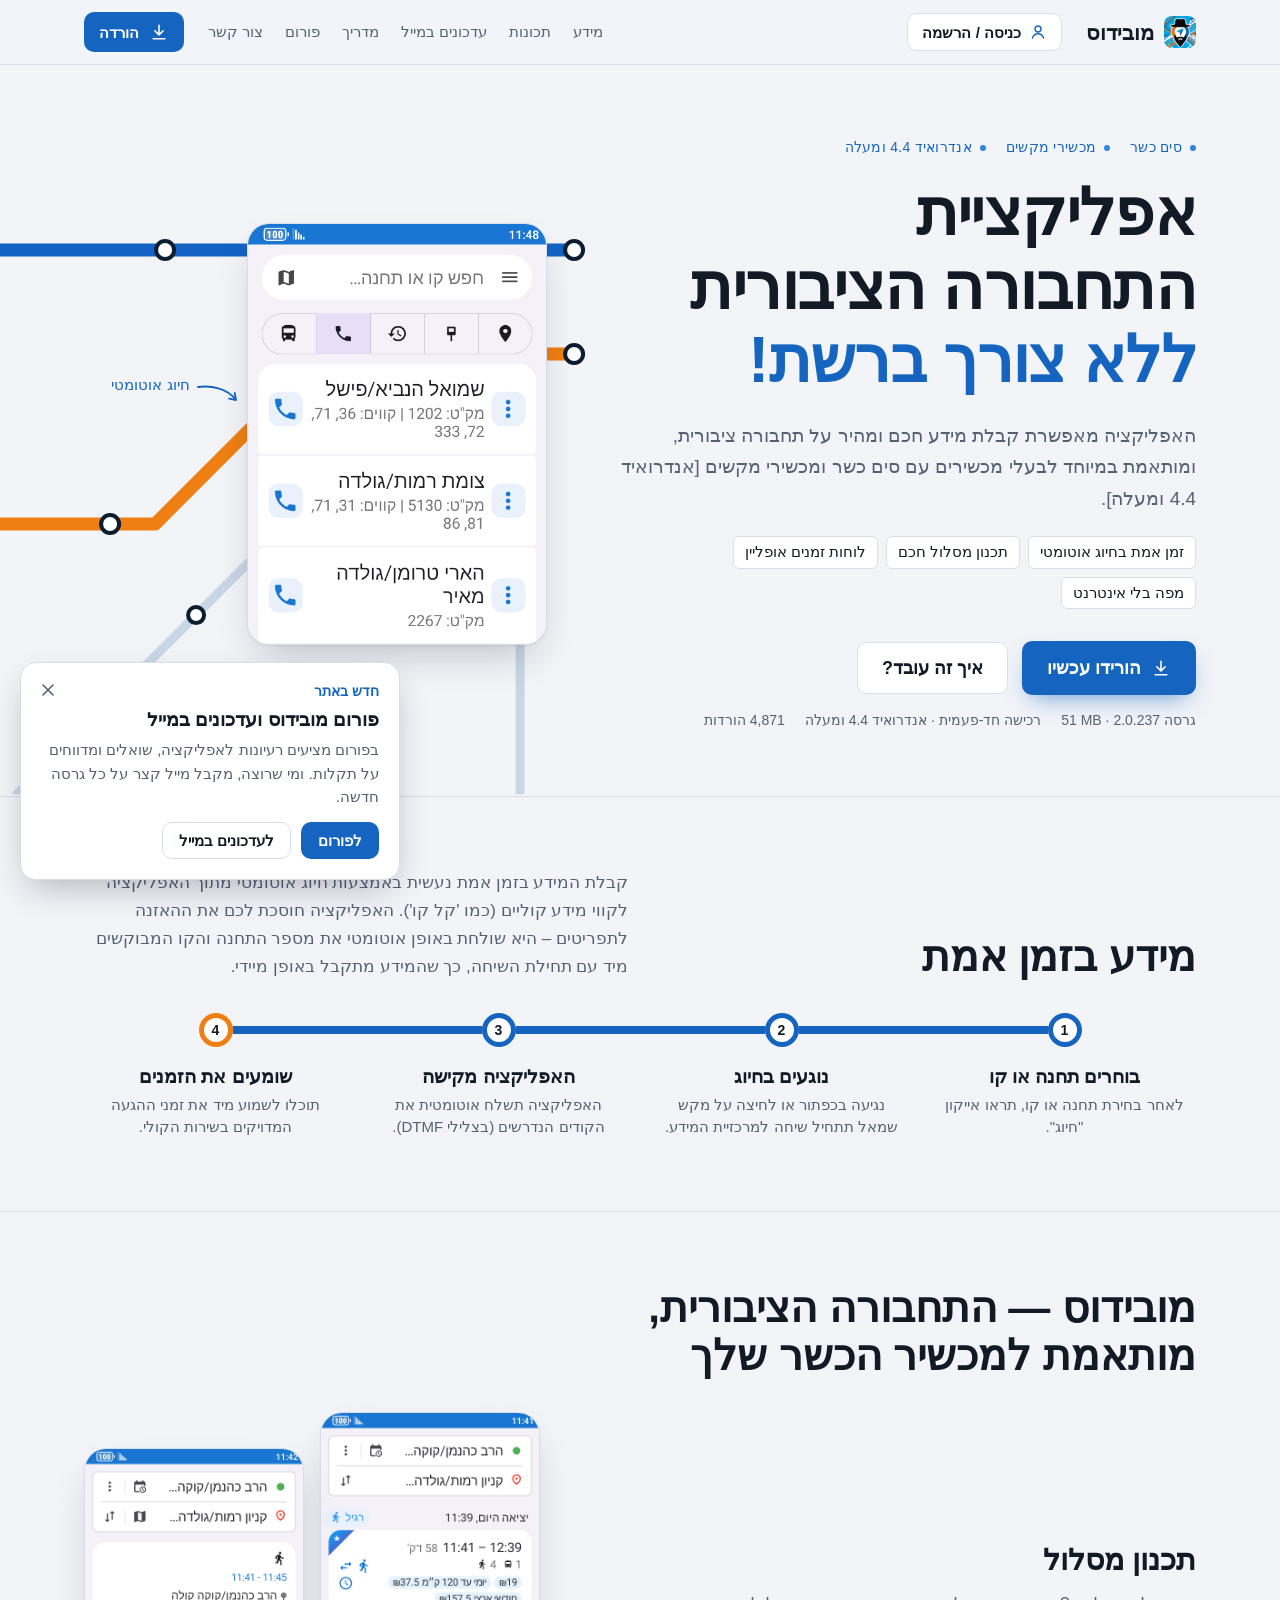
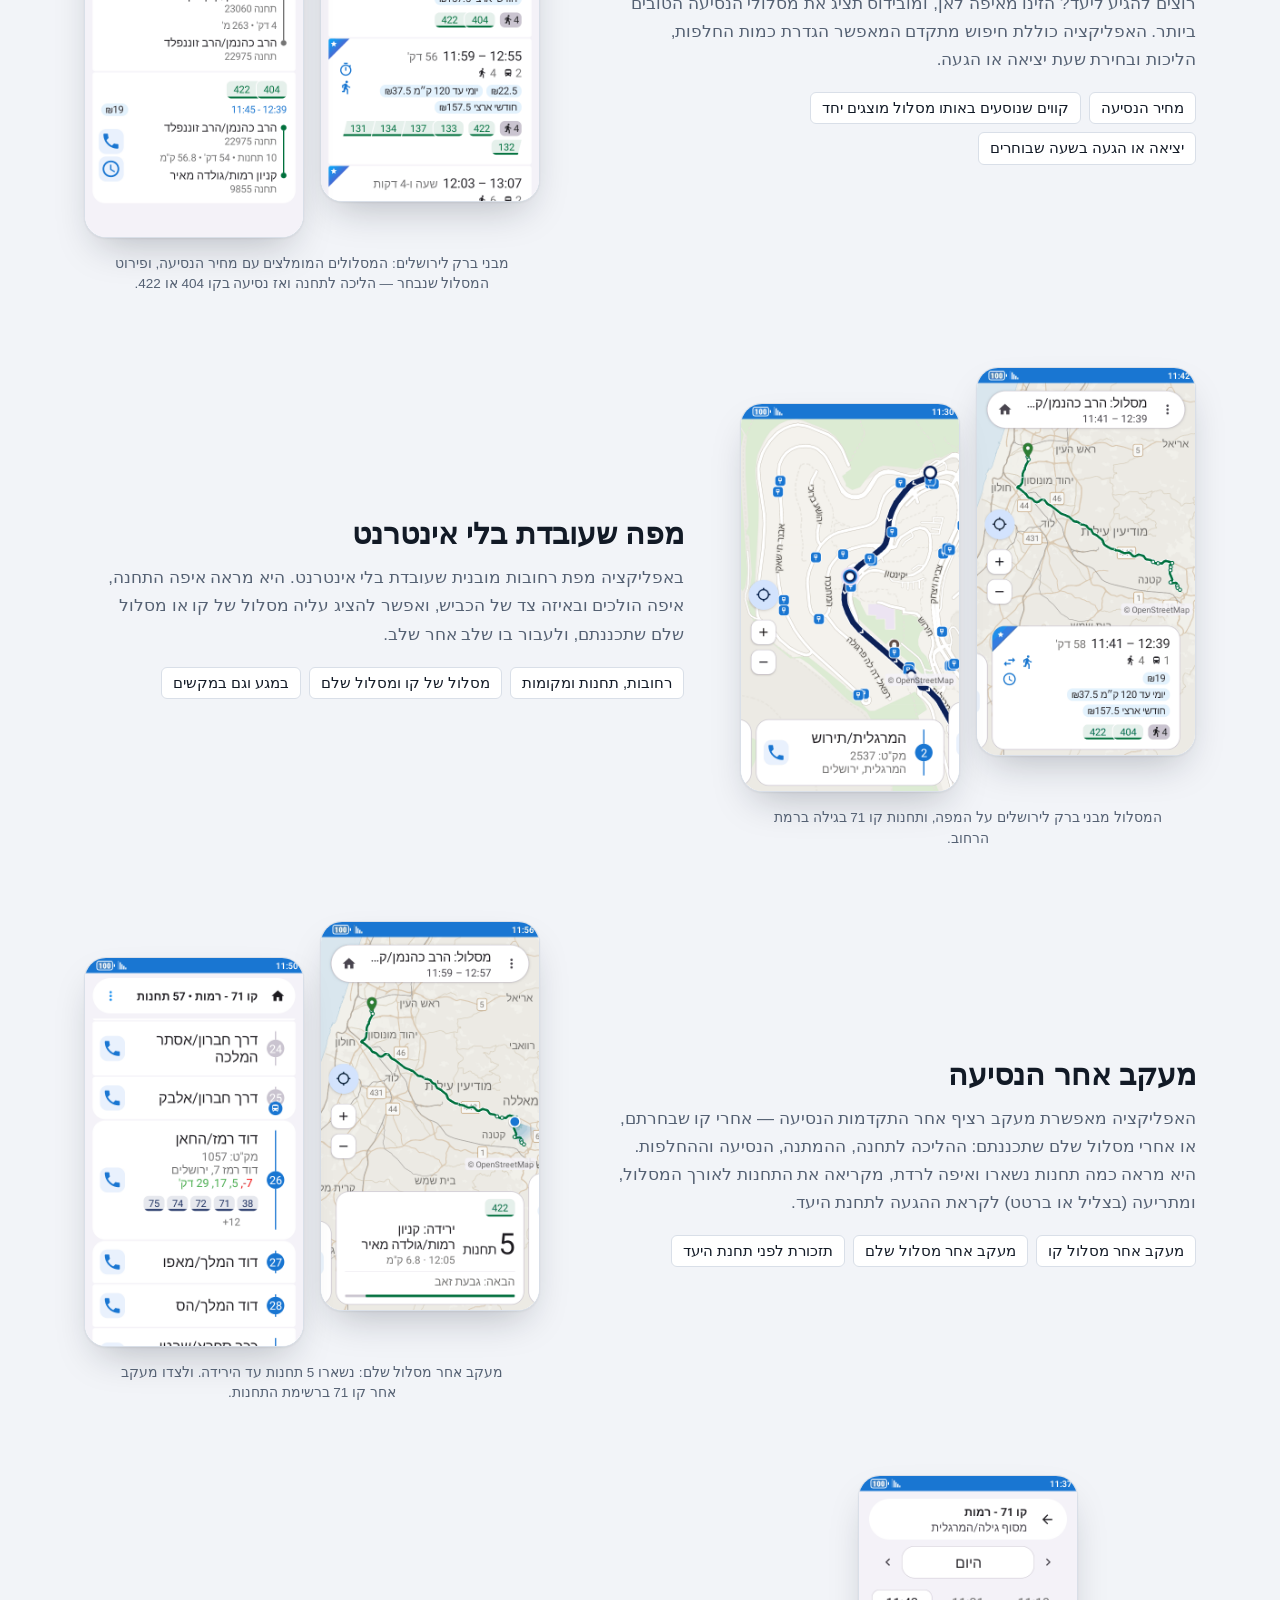
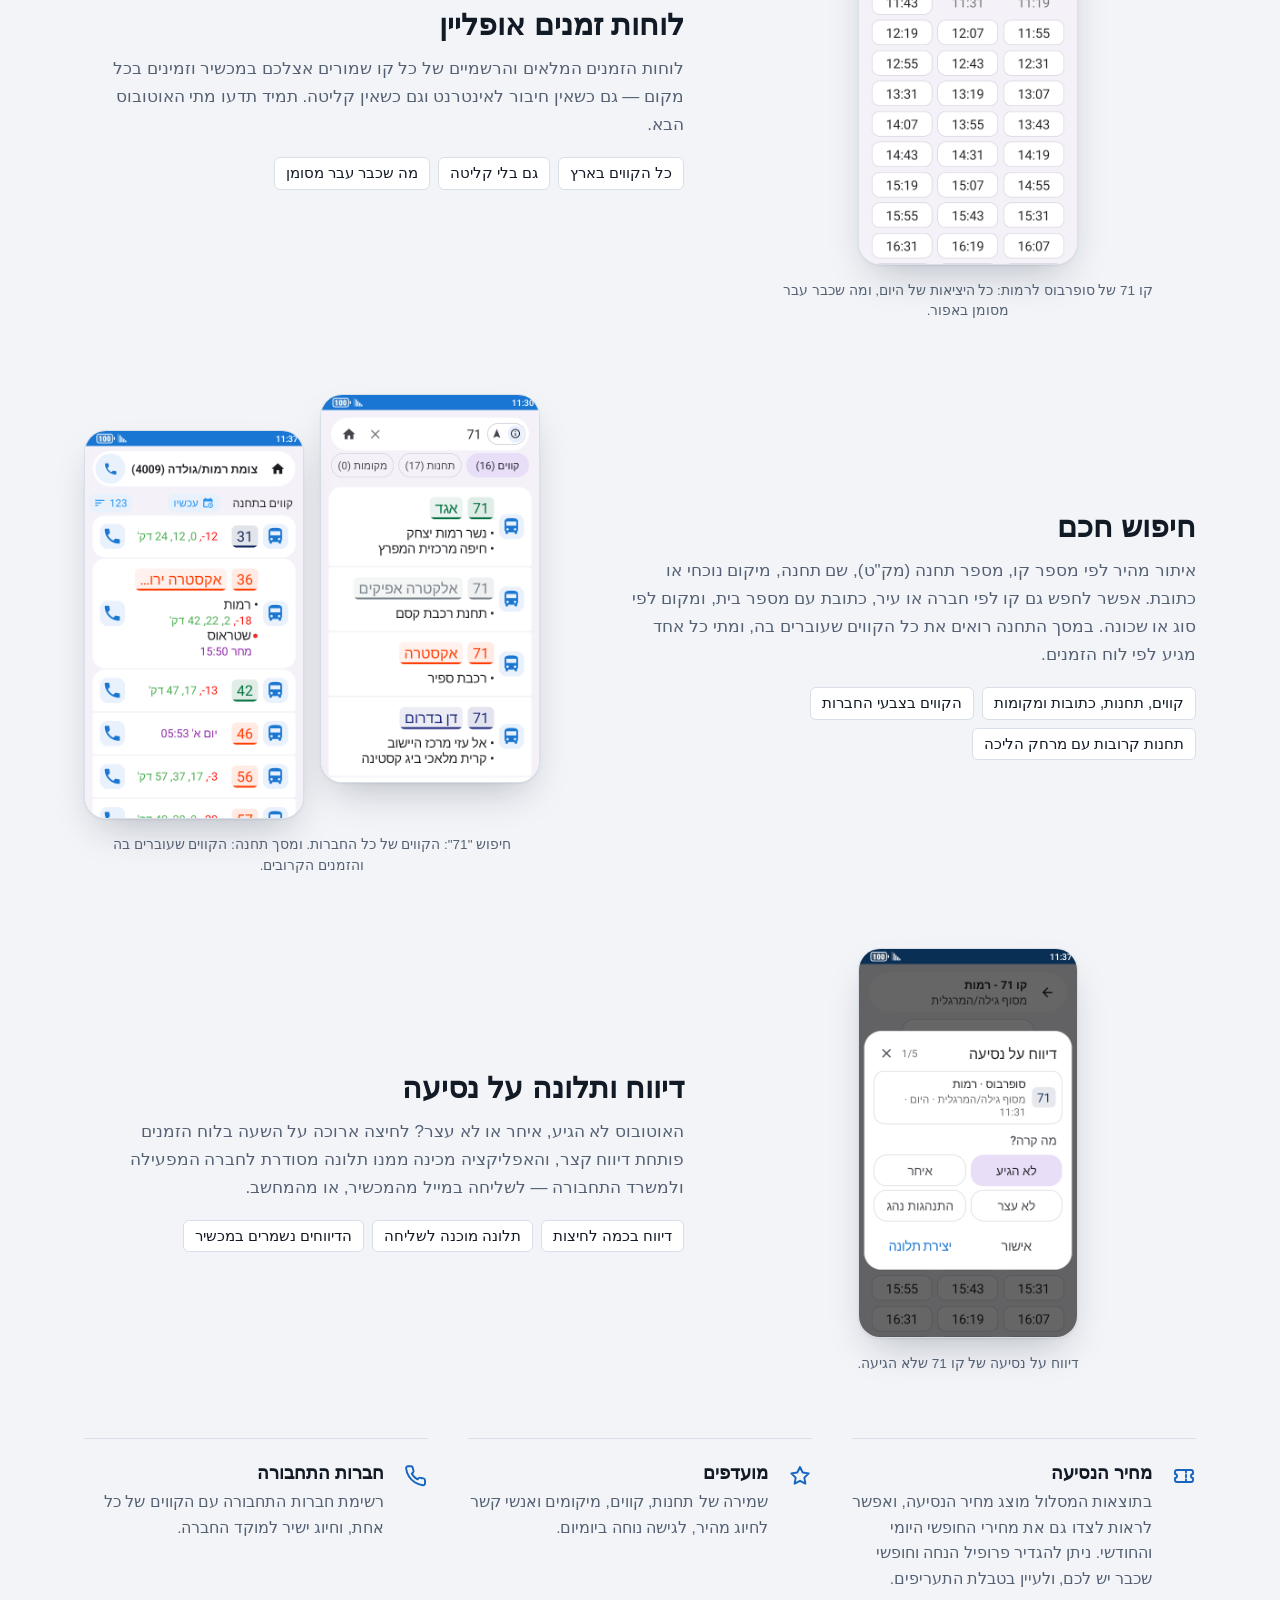
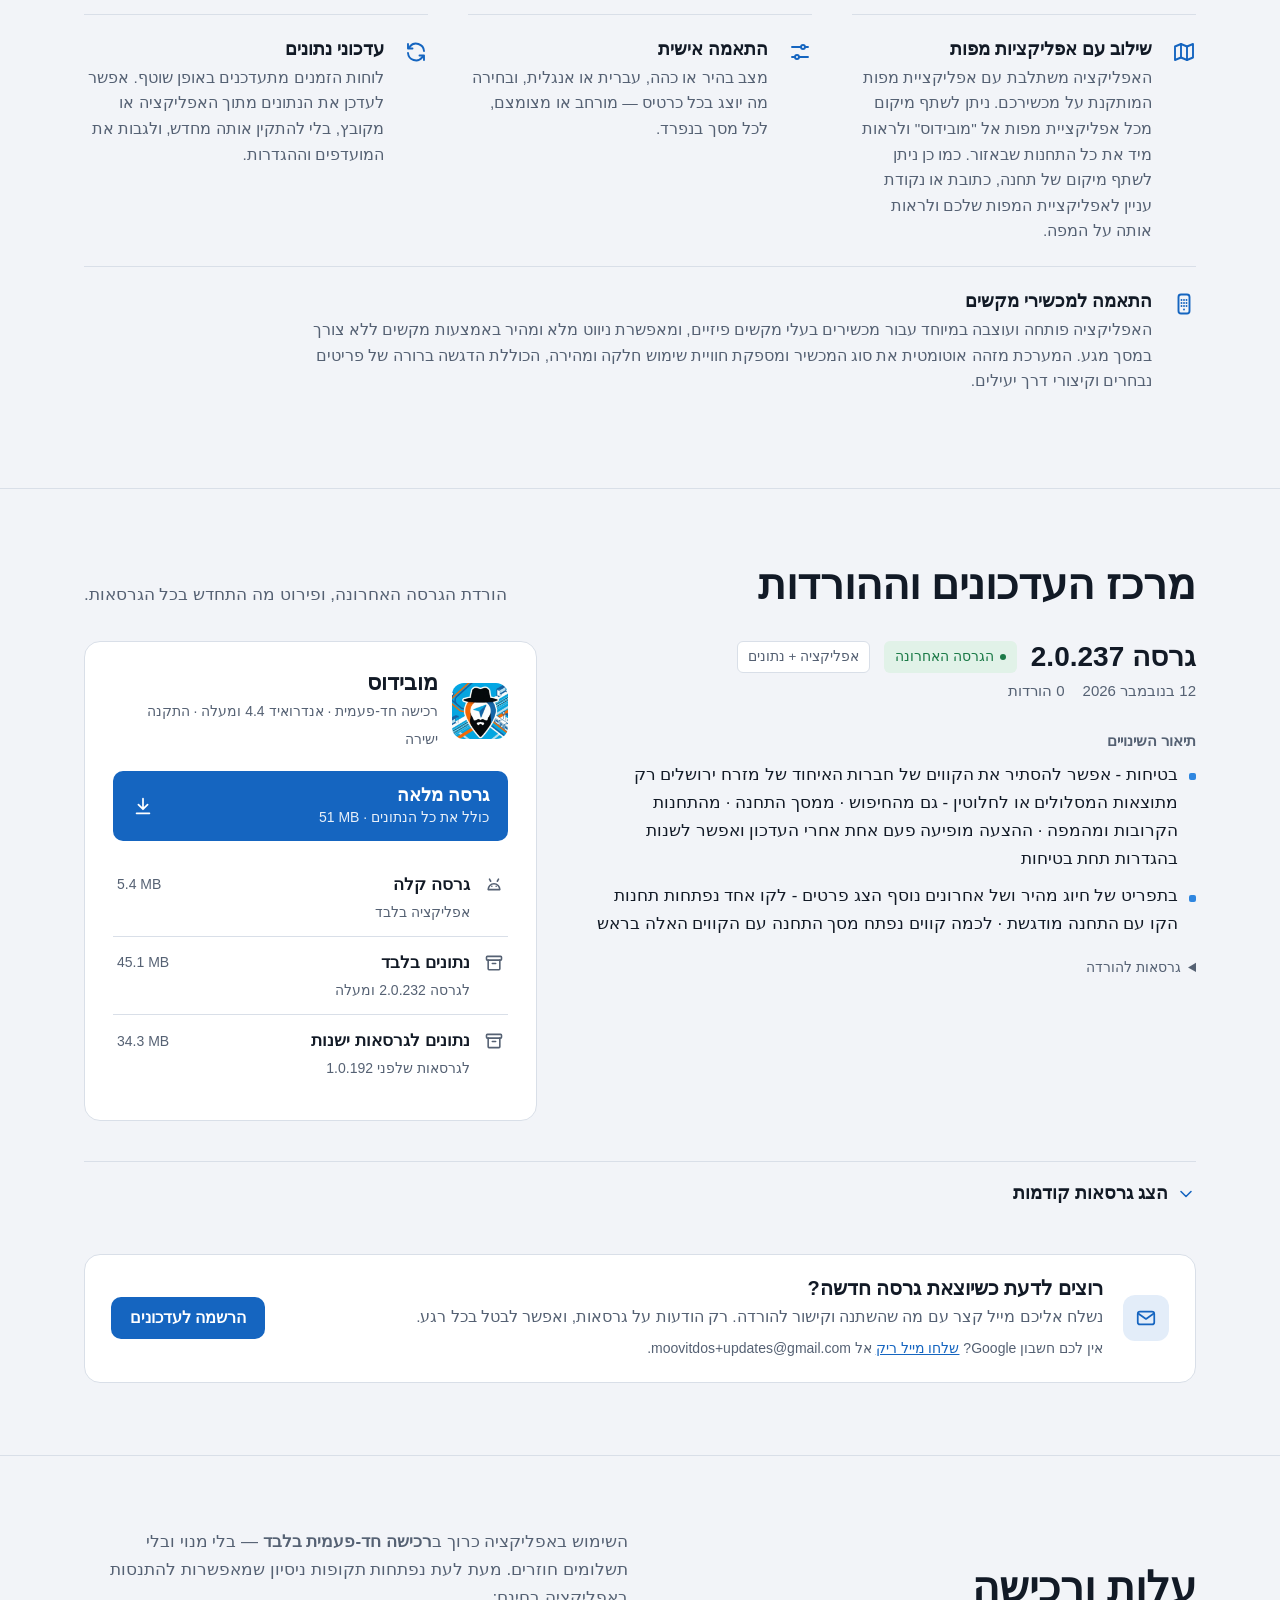
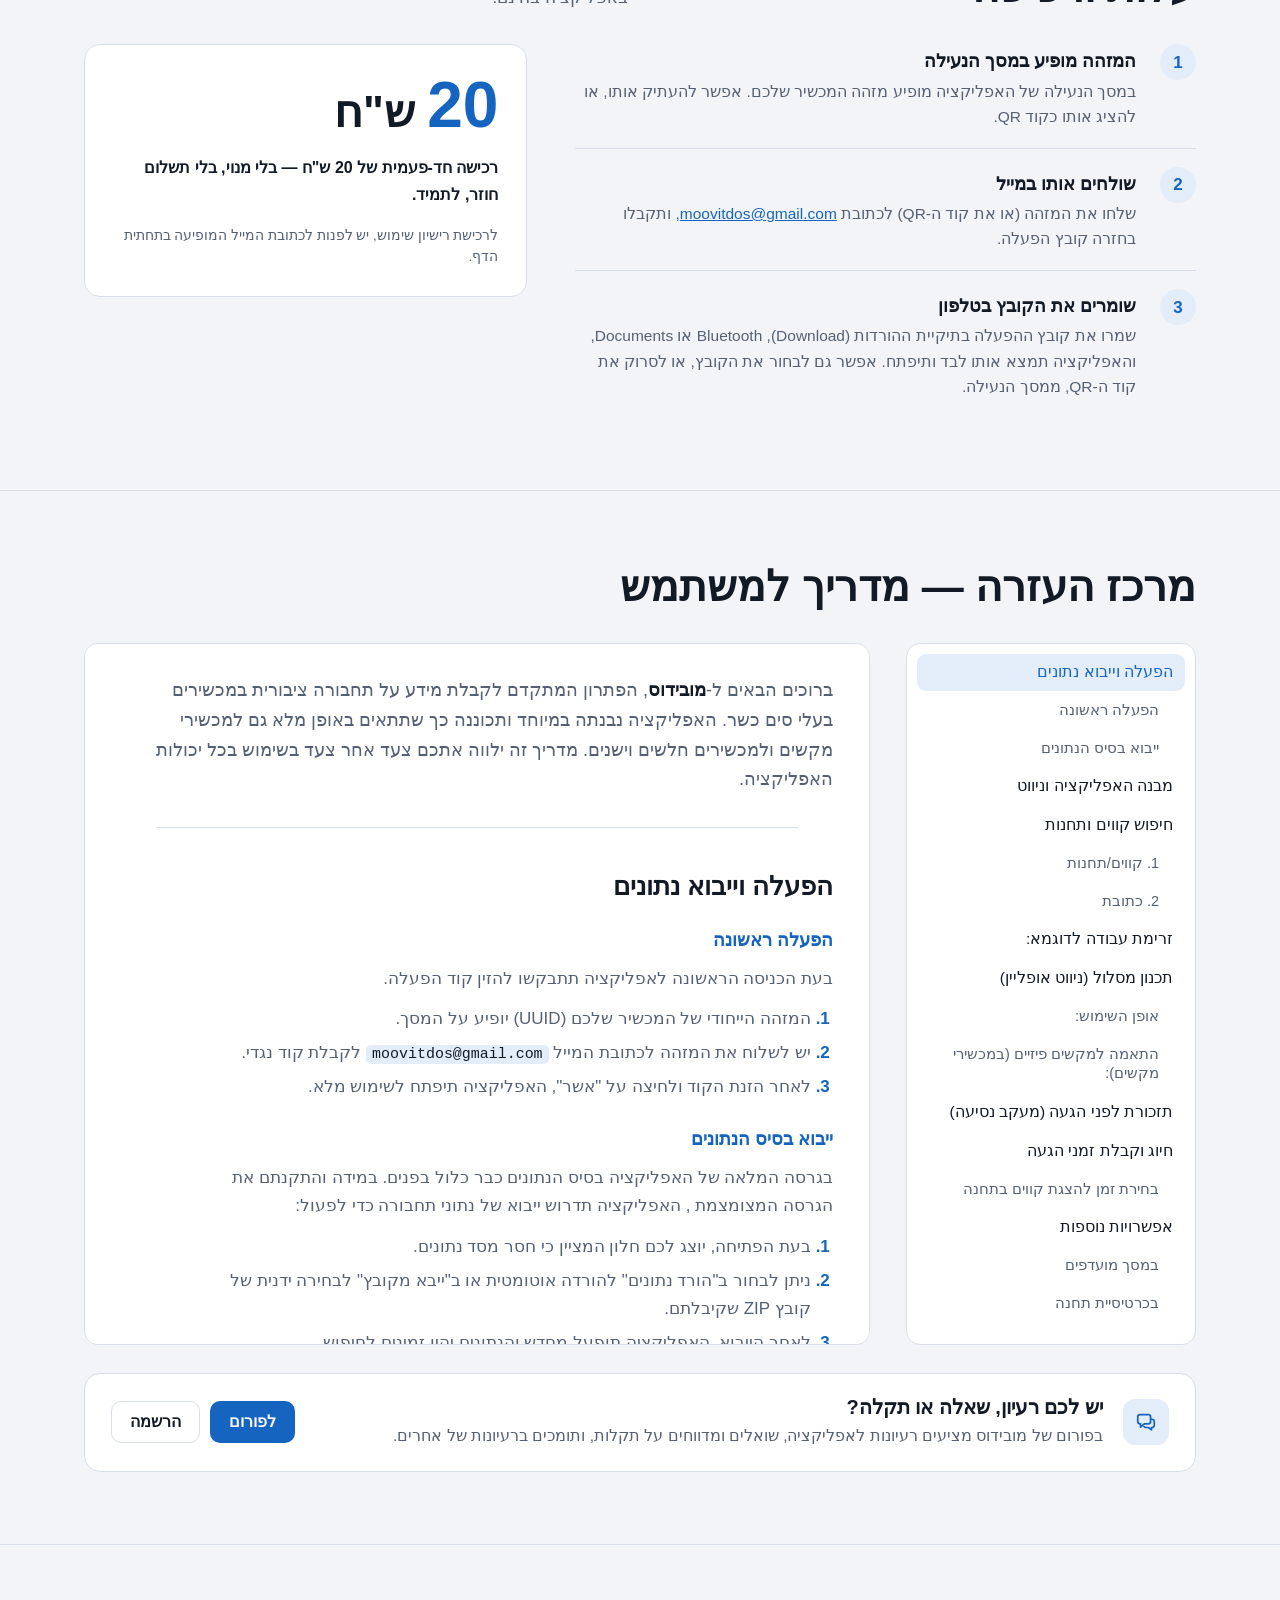
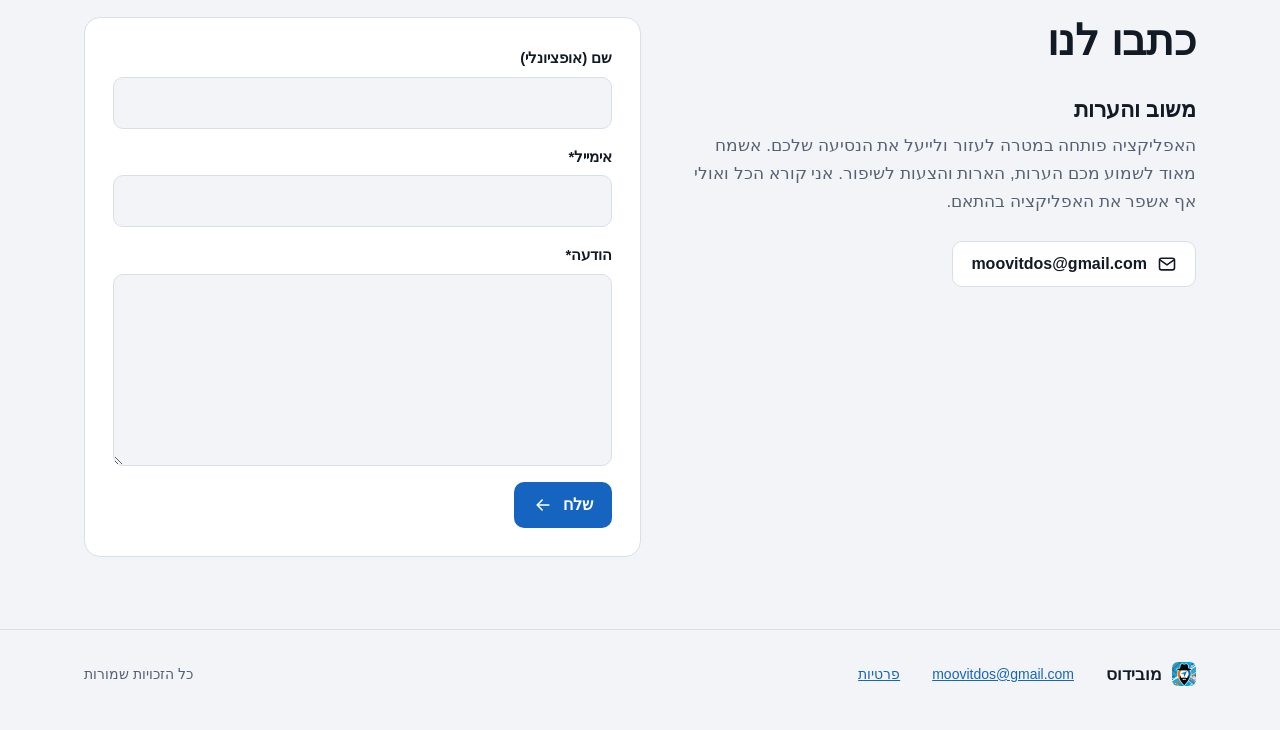
<file: index.html>
<!DOCTYPE html>
<html lang="he" dir="rtl">

<head>
  <meta charset="UTF-8">
  <meta name="viewport" content="width=device-width, initial-scale=1, viewport-fit=cover">
  <title>מובידוס - אפליקציית התחבורה הציבורית לבעלי סים כשר</title>

  <meta name="description" content="מובידוס - אפליקציית התחבורה הציבורית המובילה והמותאמת לבעלי סים כשר ולציבור החרדי. הורדה ישירה, זמני אוטובוסים ומידע בזמן אמת.">
  <meta name="keywords" content="מובידוס, תחבורה ציבורית, סים כשר, אפליקציה כשרה, זמני אוטובוסים, קווים, חרדים, Moovitdos">
  <meta name="robots" content="index, follow">
  <meta name="author" content="Moovitdos">
  <!-- the forum's API (cloud/board): signing in and the bell in the top bar (assets/board.js; forum.html has the same) -->
  <meta name="board-api" content="https://moovidos-board.moovitdos.workers.dev">
  <!-- What this page may load and talk to. The forum's script runs here too (the account in the top bar), so a new
       address the page talks to is added here as well: GitHub (the releases, the guide), the forum's API, Google's
       sign-in, the contact form. -->
  <meta http-equiv="Content-Security-Policy" content="default-src 'self'; script-src 'self' https://accounts.google.com/gsi/client; style-src 'self' 'unsafe-inline' https://fonts.googleapis.com https://accounts.google.com/gsi/style; font-src https://fonts.gstatic.com; img-src 'self' data: blob: http://localhost:8787 https://moovidos-board.moovitdos.workers.dev; connect-src 'self' https://api.github.com https://raw.githubusercontent.com http://localhost:8787 https://moovidos-board.moovitdos.workers.dev https://accounts.google.com/gsi/; frame-src https://accounts.google.com/gsi/; worker-src 'self'; base-uri 'self'; form-action https://formspree.io">
  <link rel="canonical" href="https://moovitdos.github.io/moovidos/">

  <meta property="og:title" content="מובידוס - אפליקציית התחבורה הציבורית לבעלי סים כשר">
  <meta property="og:description" content="הורידו את מובידוס - האפליקציה המובילה לתחבורה ציבורית, מותאמת אישית לציבור החרדי ולמכשירי סים כשר.">
  <meta property="og:type" content="website">
  <meta property="og:url" content="https://moovitdos.github.io/moovidos/">
  <meta property="og:site_name" content="מובידוס">
  <meta property="og:locale" content="he_IL">
  <meta property="og:image" content="https://moovitdos.github.io/moovidos/og-image.png">
  <meta property="og:image:width" content="1200">
  <meta property="og:image:height" content="630">
  <meta name="twitter:card" content="summary_large_image">

  <link rel="icon" href="logo.png" type="image/png">
  <link rel="shortcut icon" href="logo.png" type="image/png">
  <link rel="apple-touch-icon" href="logo.png">

  <script type="application/ld+json">
  {
    "@context": "https://schema.org",
    "@type": "Organization",
    "name": "מובידוס",
    "url": "https://moovitdos.github.io/moovidos/",
    "logo": "https://moovitdos.github.io/moovidos/logo.png"
  }
  </script>

  <link rel="preconnect" href="https://fonts.googleapis.com">
  <link rel="preconnect" href="https://fonts.gstatic.com" crossorigin>
  <link rel="stylesheet" href="https://fonts.googleapis.com/css2?family=Rubik:wght@300;400;500;600;700;800&display=swap">
  <link rel="stylesheet" href="assets/site.css">
  <script src="assets/site.js" defer></script>
</head>

<body>
  <svg class="sprite" aria-hidden="true" focusable="false" xmlns="http://www.w3.org/2000/svg">
    <symbol id="i-download" viewBox="0 0 24 24"><path d="M12 4v11M7 10.5l5 5 5-5M5 20h14"/></symbol>
    <symbol id="i-user" viewBox="0 0 24 24"><circle cx="12" cy="8" r="4"/><path d="M4.5 20c1.3-3.6 4.2-5.6 7.5-5.6s6.2 2 7.5 5.6"/></symbol>
    <symbol id="i-phone" viewBox="0 0 24 24"><path d="M21 16.4v2.9a1.9 1.9 0 0 1-2.1 1.9 18.9 18.9 0 0 1-8.2-2.9 18.6 18.6 0 0 1-5.7-5.7A18.9 18.9 0 0 1 2.1 4.3 1.9 1.9 0 0 1 4 2.2h2.9a1.9 1.9 0 0 1 1.9 1.6c.12.9.34 1.8.66 2.7a1.9 1.9 0 0 1-.43 2L7.8 9.7a15.2 15.2 0 0 0 5.7 5.7l1.2-1.2a1.9 1.9 0 0 1 2-.43c.87.32 1.77.54 2.7.66a1.9 1.9 0 0 1 1.6 1.93z"/></symbol>
    <symbol id="i-android" viewBox="0 0 24 24"><path d="M5 17.5a7 7 0 0 1 14 0z"/><path d="M8 7.5L6.6 5M16 7.5l1.4-2.5"/><path d="M9.4 13.4h.01M14.6 13.4h.01"/></symbol>
    <symbol id="i-archive" viewBox="0 0 24 24"><rect x="3" y="4" width="18" height="4.5" rx="1"/><path d="M5 8.5V19a1 1 0 0 0 1 1h12a1 1 0 0 0 1-1V8.5M10 12.5h4"/></symbol>
    <symbol id="i-mail" viewBox="0 0 24 24"><rect x="3" y="5" width="18" height="14" rx="2.5"/><path d="M3.5 7l8.5 6 8.5-6"/></symbol>
    <symbol id="i-chev-d" viewBox="0 0 24 24"><path d="M6 9l6 6 6-6"/></symbol>
    <symbol id="i-chev-r" viewBox="0 0 24 24"><path d="M9 18l6-6-6-6"/></symbol>
    <symbol id="i-chev-l" viewBox="0 0 24 24"><path d="M15 18l-6-6 6-6"/></symbol>
    <symbol id="i-close" viewBox="0 0 24 24"><path d="M6 6l12 12M18 6L6 18"/></symbol>
    <symbol id="i-send" viewBox="0 0 24 24"><path d="M19 12H5M11 6l-6 6 6 6"/></symbol>
    <symbol id="i-book" viewBox="0 0 24 24"><path d="M4 19.5A2.5 2.5 0 0 1 6.5 17H20V3H6.5A2.5 2.5 0 0 0 4 5.5z"/><path d="M4 19.5A2.5 2.5 0 0 0 6.5 22H20v-5"/></symbol>
    <symbol id="i-map" viewBox="0 0 24 24"><path d="M9 4L3 6.5v13.5l6-2.5 6 2.5 6-2.5V4l-6 2.5z"/><path d="M9 4v13.5M15 6.5V20"/></symbol>
    <symbol id="i-star" viewBox="0 0 24 24"><path d="M12 3l2.7 5.5 6 .9-4.35 4.25 1.03 6L12 16.8l-5.38 2.85 1.03-6L3.3 9.4l6-.9z"/></symbol>
    <symbol id="i-key" viewBox="0 0 24 24"><rect x="6.5" y="2.5" width="11" height="19" rx="2.5"/><path d="M9.5 8h.01M12 8h.01M14.5 8h.01M9.5 11h.01M12 11h.01M14.5 11h.01M9.5 14h.01M12 14h.01M14.5 14h.01M12 17.5h.01"/></symbol>
    <symbol id="i-ticket" viewBox="0 0 24 24"><path d="M3 8a2 2 0 0 1 2-2h14a2 2 0 0 1 2 2v2a2 2 0 0 0 0 4v2a2 2 0 0 1-2 2H5a2 2 0 0 1-2-2v-2a2 2 0 0 0 0-4z"/><path d="M14 6v2.5M14 10.8v2.4M14 15.5V18"/></symbol>
    <symbol id="i-sliders" viewBox="0 0 24 24"><path d="M4 7h9M17 7h3M4 17h3M11 17h9"/><circle cx="15" cy="7" r="2"/><circle cx="9" cy="17" r="2"/></symbol>
    <symbol id="i-chat" viewBox="0 0 24 24"><path d="M5.5 4h9A2.5 2.5 0 0 1 17 6.5v5a2.5 2.5 0 0 1-2.5 2.5H10l-4 3.5V14h-.5A2.5 2.5 0 0 1 3 11.5v-5A2.5 2.5 0 0 1 5.5 4z"/><path d="M17 9h1.5A2.5 2.5 0 0 1 21 11.5v4a2.5 2.5 0 0 1-2.5 2.5H18v2.5L14.5 18H12a2.5 2.5 0 0 1-2.2-1.3"/></symbol>
    <symbol id="i-refresh" viewBox="0 0 24 24"><path d="M20 11a8 8 0 0 0-14.2-4.4L4 8.5M4 4v4.5h4.5M4 13a8 8 0 0 0 14.2 4.4l1.8-1.9M20 20v-4.5h-4.5"/></symbol>
  </svg>

  <a href="#content-area" class="skip-link">דלג לאזור ההורדה</a>

  <header class="top">
    <div class="wrap">
      <a class="brand" href="#home"><img src="logo.png" alt="" width="32" height="32"><span>מובידוס</span></a>
      <!-- the forum's account, on the right beside the logo (the owner, 4.10.2026): "כניסה / הרשמה" for a visitor (it opens on the tab this browser most likely wants); for a member
           board.js draws the bell and the account's menu.
           site.js loads the forum's script only for a member, or when "כניסה" is pressed (wireAccount). -->
      <div class="top__user" id="user"><button type="button" class="btn btn-quiet account-btn" data-act="auth" data-tab="auto" aria-label="כניסה / הרשמה"><svg class="ic" aria-hidden="true"><use href="#i-user"/></svg><span>כניסה / הרשמה</span></button></div>
      <nav class="nav" aria-label="ניווט ראשי">
        <a href="#info-section">מידע</a>
        <a href="#features">תכונות</a>
        <a href="#updates">עדכונים במייל</a>
        <a href="#guide">מדריך</a>
        <a href="forum.html">פורום</a>
        <a href="#contact-section">צור קשר</a>
      </nav>
      <a class="btn btn-primary" href="#downloads">
        <svg class="ic" aria-hidden="true"><use href="#i-download"/></svg>הורדה
      </a>
    </div>
  </header>

  <main>
    <!-- hero -->
    <section class="hero" id="home">
      <div class="wrap">
        <div>
          <div class="eyebrow"><span>סים כשר</span><span>מכשירי מקשים</span><span>אנדרואיד 4.4 ומעלה</span></div>
          <h1>אפליקציית התחבורה הציבורית <em>ללא צורך ברשת!</em></h1>
          <p class="lede">האפליקציה מאפשרת קבלת מידע חכם ומהיר על תחבורה ציבורית, ומותאמת במיוחד לבעלי מכשירים עם סים כשר ומכשירי מקשים [אנדרואיד 4.4 ומעלה].</p>
          <div class="types" aria-label="עיקרי האפליקציה"><span>זמן אמת בחיוג אוטומטי</span><span>תכנון מסלול חכם</span><span>לוחות זמנים אופליין</span><span>מפה בלי אינטרנט</span></div>
          <div class="cta">
            <a class="btn btn-primary" data-hero-download href="#downloads">
              <svg class="ic" aria-hidden="true"><use href="#i-download"/></svg>הורידו עכשיו
            </a>
            <a class="btn btn-quiet" href="#info-section">איך זה עובד?</a>
          </div>
          <div class="meta">
            <span data-hero-version hidden></span>
            <span>רכישה חד-פעמית · אנדרואיד 4.4 ומעלה</span>
            <span data-total-downloads hidden></span>
          </div>
        </div>

        <div class="moment" aria-label="דוגמה: נגיעה באייקון החיוג ליד תחנה שמורה מחייגת לקו המידע">
          <div class="phone">
            <img src="assets/shots/dial.png" width="480" height="854" alt="מסך החיוג המהיר במובידוס: לכל תחנה שמורה מספר מק&quot;ט, הקווים שלה ואייקון חיוג">
            <span class="ring" aria-hidden="true"></span><span class="ring r2" aria-hidden="true"></span>
            <span class="hint" aria-hidden="true"><svg viewBox="0 0 46 26" fill="none" stroke="currentColor" stroke-width="1.8" stroke-linecap="round" stroke-linejoin="round"><path d="M2 6c14-2 30 2 38 13M40 19l-1.2-7M40 19l-7-1.4"/></svg>חיוג אוטומטי</span>
          </div>
        </div>
      </div>
    </section>

    <!-- real-time: a real sequence -->
    <section class="section" id="info-section">
      <div class="wrap">
        <div class="section-head">
          <h2>מידע בזמן אמת</h2>
          <p>קבלת המידע בזמן אמת נעשית באמצעות חיוג אוטומטי מתוך האפליקציה לקווי מידע קוליים (כמו 'קל קו'). האפליקציה חוסכת לכם את ההאזנה לתפריטים – היא שולחת באופן אוטומטי את מספר התחנה והקו המבוקשים מיד עם תחילת השיחה, כך שהמידע מתקבל באופן מיידי.</p>
        </div>
        <ol class="flow">
          <li><b>בוחרים תחנה או קו</b><span>לאחר בחירת תחנה או קו, תראו אייקון "חיוג".</span></li>
          <li><b>נוגעים בחיוג</b><span>נגיעה בכפתור או לחיצה על מקש שמאל תתחיל שיחה למרכזיית המידע.</span></li>
          <li><b>האפליקציה מקישה</b><span>האפליקציה תשלח אוטומטית את הקודים הנדרשים (בצלילי <span class="ltr">DTMF</span>).</span></li>
          <li><b>שומעים את הזמנים</b><span>תוכלו לשמוע מיד את זמני ההגעה המדויקים בשירות הקולי.</span></li>
        </ol>
      </div>
    </section>

    <!-- features: each one beside real screenshots of the app (assets/shots/, taken on a 480x854 phone) -->
    <section class="section" id="features">
      <div class="wrap">
        <div class="section-head">
          <h2>מובידוס — התחבורה הציבורית, מותאמת למכשיר הכשר שלך</h2>
        </div>

        <div class="showcase">
          <article class="show">
            <div class="show__text">
              <h3>תכנון מסלול</h3>
              <p>רוצים להגיע ליעד? הזינו מאיפה לאן, ומובידוס תציג את מסלולי הנסיעה הטובים ביותר. האפליקציה כוללת חיפוש מתקדם המאפשר הגדרת כמות החלפות, הליכות ובחירת שעת יציאה או הגעה.</p>
              <ul class="show__facts">
                <li>מחיר הנסיעה</li>
                <li>קווים שנוסעים באותו מסלול מוצגים יחד</li>
                <li>יציאה או הגעה בשעה שבוחרים</li>
              </ul>
            </div>
            <figure class="show__visual">
              <div class="shots shots--pair">
                <button type="button" class="shot" aria-label="הגדלת הצילום: תוצאות תכנון מסלול"><img src="assets/shots/routes.png" width="480" height="854" loading="lazy" decoding="async" alt="תוצאות תכנון מסלול מבני ברק לירושלים: שעות היציאה וההגעה, מחיר הנסיעה, והקווים 404 ו-422 יחד"></button>
                <button type="button" class="shot" aria-label="הגדלת הצילום: פירוט המסלול"><img src="assets/shots/journey.png" width="480" height="854" loading="lazy" decoding="async" alt="פירוט המסלול: הליכה של 4 דקות לתחנה, ואז נסיעה בקו 404 או 422 עד קניון רמות"></button>
              </div>
              <figcaption>מבני ברק לירושלים: המסלולים המומלצים עם מחיר הנסיעה, ופירוט המסלול שנבחר — הליכה לתחנה ואז נסיעה בקו 404 או 422.</figcaption>
            </figure>
          </article>

          <article class="show">
            <div class="show__text">
              <h3>מפה שעובדת בלי אינטרנט</h3>
              <p>באפליקציה מפת רחובות מובנית שעובדת בלי אינטרנט. היא מראה איפה התחנה, איפה הולכים ובאיזה צד של הכביש, ואפשר להציג עליה מסלול של קו או מסלול שלם שתכננתם, ולעבור בו שלב אחר שלב.</p>
              <ul class="show__facts">
                <li>רחובות, תחנות ומקומות</li>
                <li>מסלול של קו ומסלול שלם</li>
                <li>במגע וגם במקשים</li>
              </ul>
            </div>
            <figure class="show__visual">
              <div class="shots shots--pair">
                <button type="button" class="shot" aria-label="הגדלת הצילום: מסלול שלם על המפה"><img src="assets/shots/map-journey.png" width="480" height="854" loading="lazy" decoding="async" alt="המסלול מבני ברק לירושלים על המפה של האפליקציה, ומתחתיו כרטיס המסלול"></button>
                <button type="button" class="shot" aria-label="הגדלת הצילום: המפה ברמת הרחוב"><img src="assets/shots/map-street.png" width="480" height="854" loading="lazy" decoding="async" alt="המפה ברמת הרחוב: תחנות קו 71 בגילה, שמות הרחובות וכיוון הנסיעה"></button>
              </div>
              <figcaption>המסלול מבני ברק לירושלים על המפה, ותחנות קו 71 בגילה ברמת הרחוב.</figcaption>
            </figure>
          </article>

          <article class="show">
            <div class="show__text">
              <h3>מעקב אחר הנסיעה</h3>
              <p>האפליקציה מאפשרת מעקב רציף אחר התקדמות הנסיעה — אחרי קו שבחרתם, או אחרי מסלול שלם שתכננתם: ההליכה לתחנה, ההמתנה, הנסיעה וההחלפות. היא מראה כמה תחנות נשארו ואיפה לרדת, מקריאה את התחנות לאורך המסלול, ומתריעה (בצליל או ברטט) לקראת ההגעה לתחנת היעד.</p>
              <ul class="show__facts">
                <li>מעקב אחר מסלול קו</li>
                <li>מעקב אחר מסלול שלם</li>
                <li>תזכורת לפני תחנת היעד</li>
              </ul>
            </div>
            <figure class="show__visual">
              <div class="shots shots--pair">
                <button type="button" class="shot" aria-label="הגדלת הצילום: מעקב אחר מסלול שלם"><img src="assets/shots/track-journey.png" width="480" height="854" loading="lazy" decoding="async" alt="מעקב אחר מסלול שלם על המפה: נשארו 5 תחנות עד הירידה בקניון רמות, והתחנה הבאה גבעת זאב"></button>
                <button type="button" class="shot" aria-label="הגדלת הצילום: מעקב אחר מסלול קו"><img src="assets/shots/track-line.png" width="480" height="854" loading="lazy" decoding="async" alt="מעקב אחר קו 71 ברשימת התחנות: האוטובוס בין שתי תחנות, והתחנה הבאה עם הזמנים והקווים שלה"></button>
              </div>
              <figcaption>מעקב אחר מסלול שלם: נשארו 5 תחנות עד הירידה. ולצדו מעקב אחר קו 71 ברשימת התחנות.</figcaption>
            </figure>
          </article>

          <article class="show">
            <div class="show__text">
              <h3>לוחות זמנים אופליין</h3>
              <p>לוחות הזמנים המלאים והרשמיים של כל קו שמורים אצלכם במכשיר וזמינים בכל מקום — גם כשאין חיבור לאינטרנט וגם כשאין קליטה. תמיד תדעו מתי האוטובוס הבא.</p>
              <ul class="show__facts">
                <li>כל הקווים בארץ</li>
                <li>גם בלי קליטה</li>
                <li>מה שכבר עבר מסומן</li>
              </ul>
            </div>
            <figure class="show__visual">
              <div class="shots">
                <button type="button" class="shot" aria-label="הגדלת הצילום: לוח זמנים"><img src="assets/shots/schedule.png" width="480" height="854" loading="lazy" decoding="async" alt="לוח הזמנים של קו 71 לרמות: שעות היציאה של היום, והשעות שכבר עברו באפור"></button>
              </div>
              <figcaption>קו 71 של סופרבוס לרמות: כל היציאות של היום, ומה שכבר עבר מסומן באפור.</figcaption>
            </figure>
          </article>

          <article class="show">
            <div class="show__text">
              <h3>חיפוש חכם</h3>
              <p>איתור מהיר לפי מספר קו, מספר תחנה (מק"ט), שם תחנה, מיקום נוכחי או כתובת. אפשר לחפש גם קו לפי חברה או עיר, כתובת עם מספר בית, ומקום לפי סוג או שכונה. במסך התחנה רואים את כל הקווים שעוברים בה, ומתי כל אחד מגיע לפי לוח הזמנים.</p>
              <ul class="show__facts">
                <li>קווים, תחנות, כתובות ומקומות</li>
                <li>הקווים בצבעי החברות</li>
                <li>תחנות קרובות עם מרחק הליכה</li>
              </ul>
            </div>
            <figure class="show__visual">
              <div class="shots shots--pair">
                <button type="button" class="shot" aria-label="הגדלת הצילום: תוצאות חיפוש"><img src="assets/shots/search.png" width="480" height="854" loading="lazy" decoding="async" alt="תוצאות חיפוש של 71: קווים של אגד, אלקטרה אפיקים, אקסטרה ודן בדרום, כל אחד בצבע החברה"></button>
                <button type="button" class="shot" aria-label="הגדלת הצילום: מסך תחנה"><img src="assets/shots/stop.png" width="480" height="854" loading="lazy" decoding="async" alt="מסך התחנה צומת רמות/גולדה: הקווים שעוברים בה והזמנים הקרובים של כל קו"></button>
              </div>
              <figcaption>חיפוש "71": הקווים של כל החברות. ומסך תחנה: הקווים שעוברים בה והזמנים הקרובים.</figcaption>
            </figure>
          </article>

          <article class="show">
            <div class="show__text">
              <h3>דיווח ותלונה על נסיעה</h3>
              <p>האוטובוס לא הגיע, איחר או לא עצר? לחיצה ארוכה על השעה בלוח הזמנים פותחת דיווח קצר, והאפליקציה מכינה ממנו תלונה מסודרת לחברה המפעילה ולמשרד התחבורה — לשליחה במייל מהמכשיר, או מהמחשב.</p>
              <ul class="show__facts">
                <li>דיווח בכמה לחיצות</li>
                <li>תלונה מוכנה לשליחה</li>
                <li>הדיווחים נשמרים במכשיר</li>
              </ul>
            </div>
            <figure class="show__visual">
              <div class="shots">
                <button type="button" class="shot" aria-label="הגדלת הצילום: דיווח על נסיעה"><img src="assets/shots/report.png" width="480" height="854" loading="lazy" decoding="async" alt="דיווח על נסיעה של קו 71: לא הגיע, איחר, לא עצר או התנהגות נהג"></button>
              </div>
              <figcaption>דיווח על נסיעה של קו 71 שלא הגיעה.</figcaption>
            </figure>
          </article>
        </div>

        <div class="more-grid">
          <div class="feat">
            <svg class="ic" aria-hidden="true"><use href="#i-ticket"/></svg>
            <h3>מחיר הנסיעה</h3>
            <p>בתוצאות המסלול מוצג מחיר הנסיעה, ואפשר לראות לצדו גם את מחירי החופשי היומי והחודשי. ניתן להגדיר פרופיל הנחה וחופשי שכבר יש לכם, ולעיין בטבלת התעריפים.</p>
          </div>
          <div class="feat">
            <svg class="ic" aria-hidden="true"><use href="#i-star"/></svg>
            <h3>מועדפים</h3>
            <p>שמירה של תחנות, קווים, מיקומים ואנשי קשר לחיוג מהיר, לגישה נוחה ביומיום.</p>
          </div>
          <div class="feat">
            <svg class="ic" aria-hidden="true"><use href="#i-phone"/></svg>
            <h3>חברות התחבורה</h3>
            <p>רשימת חברות התחבורה עם הקווים של כל אחת, וחיוג ישיר למוקד החברה.</p>
          </div>
          <div class="feat">
            <svg class="ic" aria-hidden="true"><use href="#i-map"/></svg>
            <h3>שילוב עם אפליקציות מפות</h3>
            <p>האפליקציה משתלבת עם אפליקציית מפות המותקנת על מכשירכם. ניתן לשתף מיקום מכל אפליקציית מפות אל "מובידוס" ולראות מיד את כל התחנות שבאזור. כמו כן ניתן לשתף מיקום של תחנה, כתובת או נקודת עניין לאפליקציית המפות שלכם ולראות אותה על המפה.</p>
          </div>
          <div class="feat">
            <svg class="ic" aria-hidden="true"><use href="#i-sliders"/></svg>
            <h3>התאמה אישית</h3>
            <p>מצב בהיר או כהה, עברית או אנגלית, ובחירה מה יוצג בכל כרטיס — מורחב או מצומצם, לכל מסך בנפרד.</p>
          </div>
          <div class="feat">
            <svg class="ic" aria-hidden="true"><use href="#i-refresh"/></svg>
            <h3>עדכוני נתונים</h3>
            <p>לוחות הזמנים מתעדכנים באופן שוטף. אפשר לעדכן את הנתונים מתוך האפליקציה או מקובץ, בלי להתקין אותה מחדש, ולגבות את המועדפים וההגדרות.</p>
          </div>
          <div class="feat feat--wide">
            <svg class="ic" aria-hidden="true"><use href="#i-key"/></svg>
            <h3>התאמה למכשירי מקשים</h3>
            <p>האפליקציה פותחה ועוצבה במיוחד עבור מכשירים בעלי מקשים פיזיים, ומאפשרת ניווט מלא ומהיר באמצעות מקשים ללא צורך במסך מגע. המערכת מזהה אוטומטית את סוג המכשיר ומספקת חוויית שימוש חלקה ומהירה, הכוללת הדגשה ברורה של פריטים נבחרים וקיצורי דרך יעילים.</p>
          </div>
        </div>
      </div>
    </section>

    <!-- downloads -->
    <section class="section" id="downloads">
      <div class="wrap">
        <div class="section-head">
          <h2>מרכז העדכונים וההורדות</h2>
          <p>הורדת הגרסה האחרונה, ופירוט מה התחדש בכל הגרסאות.</p>
        </div>
        <div id="content-area" data-state="loading" aria-live="polite">
          <div class="loading">
            <p>טוען נתונים…</p>
            <a href="https://github.com/moovitdos/moovidos/releases/latest" target="_blank" rel="noopener">לדף הגרסאות ב-GitHub</a>
          </div>
        </div>

        <!-- updates by e-mail: the Google Form takes the verified address of the visitor's Google account;
             the mailto is the path for an address that is not a Google account (tools/updates/send_gmail_updates.py) -->
        <aside class="notify" id="updates" aria-labelledby="updates-title">
          <svg class="ic" aria-hidden="true"><use href="#i-mail"/></svg>
          <div>
            <h3 id="updates-title">רוצים לדעת כשיוצאת גרסה חדשה?</h3>
            <p>נשלח אליכם מייל קצר עם מה שהשתנה וקישור להורדה. רק הודעות על גרסאות, ואפשר לבטל בכל רגע.</p>
            <p class="notify__alt">אין לכם חשבון Google? <a href="mailto:moovitdos%2Bupdates@gmail.com?subject=%D7%94%D7%A8%D7%A9%D7%9E%D7%94%20%D7%9C%D7%A2%D7%93%D7%9B%D7%95%D7%A0%D7%99%20%D7%9E%D7%95%D7%91%D7%99%D7%93%D7%95%D7%A1&amp;body=%D7%A9%D7%9C%D7%97%D7%95%20%D7%90%D7%AA%20%D7%94%D7%9E%D7%99%D7%99%D7%9C%20%D7%94%D7%96%D7%94%20%D7%9B%D7%9E%D7%95%20%D7%A9%D7%94%D7%95%D7%90%2C%20%D7%95%D7%AA%D7%A7%D7%91%D7%9C%D7%95%20%D7%94%D7%95%D7%93%D7%A2%D7%94%20%D7%A2%D7%9C%20%D7%9B%D7%9C%20%D7%92%D7%A8%D7%A1%D7%94%20%D7%97%D7%93%D7%A9%D7%94%20%D7%A9%D7%9C%20%D7%9E%D7%95%D7%91%D7%99%D7%93%D7%95%D7%A1.">שלחו מייל ריק</a> אל <span class="ltr">moovitdos+updates@gmail.com</span>.</p>
          </div>
          <a class="btn btn-primary" href="https://docs.google.com/forms/d/e/1FAIpQLSeEu_TmsOLeKCMEAPBKY3AxKsVJwC5gooqyV-hGqyZfscOLNw/viewform" target="_blank" rel="noopener">הרשמה לעדכונים</a>
        </aside>
      </div>
    </section>

    <!-- cost + activation -->
    <section class="section" id="price">
      <div class="wrap">
        <div class="section-head">
          <h2>עלות ורכישה</h2>
          <p>השימוש באפליקציה כרוך ב<strong>רכישה חד-פעמית בלבד</strong> — בלי מנוי ובלי תשלומים חוזרים. מעת לעת נפתחות תקופות ניסיון שמאפשרות להתנסות באפליקציה בחינם:</p>
        </div>
        <div class="get-grid">
          <ol class="steps">
            <li>
              <h3>המזהה מופיע במסך הנעילה</h3>
              <p>במסך הנעילה של האפליקציה מופיע מזהה המכשיר שלכם. אפשר להעתיק אותו, או להציג אותו <span class="nw">כקוד QR</span>.</p>
            </li>
            <li>
              <h3>שולחים אותו במייל</h3>
              <p>שלחו את המזהה (או את <span class="nw">קוד ה-QR</span>) לכתובת <a href="mailto:moovitdos@gmail.com"><span class="ltr">moovitdos@gmail.com</span></a>, ותקבלו בחזרה קובץ הפעלה.</p>
            </li>
            <li>
              <h3>שומרים את הקובץ בטלפון</h3>
              <p>שמרו את קובץ ההפעלה בתיקיית ההורדות (<span class="ltr">Download</span>), <span class="ltr">Bluetooth</span> או <span class="ltr">Documents</span>, והאפליקציה תמצא אותו לבד ותיפתח. אפשר גם לבחור את הקובץ, או לסרוק את <span class="nw">קוד ה-QR</span>, ממסך הנעילה.</p>
            </li>
          </ol>
          <aside class="card price" aria-label="מחיר">
            <p class="price__amount"><span class="num">20</span> ש"ח</p>
            <p class="price__line"><strong>רכישה חד-פעמית של 20 ש"ח — בלי מנוי, בלי תשלום חוזר, לתמיד.</strong></p>
            <small>לרכישת רישיון שימוש, יש לפנות לכתובת המייל המופיעה בתחתית הדף.</small>
          </aside>
        </div>
      </div>
    </section>

    <!-- guide -->
    <section class="section" id="guide" data-state="loading">
      <div class="wrap">
        <div class="section-head">
          <h2>מרכז העזרה — מדריך למשתמש</h2>
        </div>
        <div class="reader">
          <nav class="reader__toc" data-toc aria-label="ניווט בתוכן המדריך"></nav>
          <article class="reader__body prose" id="guide-content">
            <div class="loading">
              <p>טוען נתונים…</p>
              <a href="https://github.com/moovitdos/moovidos/blob/main/User_Guide.md" target="_blank" rel="noopener">קריאת המדריך ישירות ב-GitHub</a>
            </div>
          </article>
        </div>

        <!-- the forum is a page of its own (forum.html); this strip is a plain link, the home page never calls the forum's API -->
        <aside class="notify" id="forum-invite" aria-labelledby="forum-invite-title">
          <svg class="ic" aria-hidden="true"><use href="#i-chat"/></svg>
          <div>
            <h3 id="forum-invite-title">יש לכם רעיון, שאלה או תקלה?</h3>
            <p>בפורום של מובידוס מציעים רעיונות לאפליקציה, שואלים ומדווחים על תקלות, ותומכים ברעיונות של אחרים.</p>
          </div>
          <div class="notify__actions">
            <a class="btn btn-primary" href="forum.html">לפורום</a>
            <!-- a visitor only ([data-member] on <html>: site.js / board.js) -->
            <button type="button" class="btn btn-quiet for-visitors" data-act="auth" data-tab="register">הרשמה</button>
          </div>
        </aside>
      </div>
    </section>

    <!-- contact -->
    <section class="section" id="contact-section">
      <div class="wrap contact">
        <div>
          <div class="section-head section-head--stack">
            <h2>כתבו לנו</h2>
          </div>
          <h3>משוב והערות</h3>
          <p class="sub">האפליקציה פותחה במטרה לעזור ולייעל את הנסיעה שלכם. אשמח מאוד לשמוע מכם הערות, הארות והצעות לשיפור. אני קורא הכל ואולי אף אשפר את האפליקציה בהתאם.</p>
          <a class="btn btn-quiet mail" href="mailto:moovitdos@gmail.com">
            <svg class="ic" aria-hidden="true"><use href="#i-mail"/></svg><span class="ltr">moovitdos@gmail.com</span>
          </a>
        </div>

        <form class="card form" action="https://formspree.io/f/mojpzpqy" method="POST">
          <input type="hidden" name="_subject" value="פניית תמיכה באתר">
          <div class="field">
            <label for="contact-name">שם (אופציונלי)</label>
            <input id="contact-name" type="text" name="name" autocomplete="name">
          </div>
          <div class="field">
            <label for="contact-email">אימייל*</label>
            <input id="contact-email" type="email" name="email" autocomplete="email" dir="ltr" required>
          </div>
          <div class="field">
            <label for="contact-message">הודעה*</label>
            <textarea id="contact-message" name="message" rows="6" required></textarea>
          </div>
          <button type="submit" class="btn btn-primary">שלח<svg class="ic" aria-hidden="true"><use href="#i-send"/></svg></button>
        </form>
      </div>
    </section>
  </main>

  <footer>
    <div class="wrap">
      <a class="brand" href="#home"><img src="logo.png" alt="" width="24" height="24"><span>מובידוס</span></a>
      <a href="mailto:moovitdos@gmail.com" class="ltr">moovitdos@gmail.com</a>
      <a href="forum.html#privacy">פרטיות</a>
      <p>כל הזכויות שמורות</p>
    </div>
  </footer>

  <div class="lightbox" data-lightbox role="dialog" aria-modal="true" aria-label="תצוגה מוגדלת של צילום מסך" aria-hidden="true">
    <button type="button" class="lb-btn lb-close" data-lightbox-close aria-label="סגירה"><svg class="ic" aria-hidden="true"><use href="#i-close"/></svg></button>
    <span class="lb-counter" data-lightbox-counter dir="ltr"></span>
    <div class="lb-stage"><img class="lb-img" alt=""></div>
    <button type="button" class="lb-btn lb-prev" data-lightbox-prev aria-label="הצילום הקודם"><svg class="ic" aria-hidden="true"><use href="#i-chev-r"/></svg></button>
    <button type="button" class="lb-btn lb-next" data-lightbox-next aria-label="הצילום הבא"><svg class="ic" aria-hidden="true"><use href="#i-chev-l"/></svg></button>
  </div>

  <!-- a one-time message (the owner, 4.10.2026): what is new on the site. site.js wireNews shows it once per browser,
       by its data-news id - a new message gets a new id. Hidden until then, and for good once it has been seen. -->
  <aside class="news" id="news" data-news="forum-mail-2026-10" aria-labelledby="news-title" hidden>
    <button type="button" class="news__close" data-news-close aria-label="סגירה"><svg class="ic" aria-hidden="true"><use href="#i-close"/></svg></button>
    <p class="news__eyebrow">חדש באתר</p>
    <h2 id="news-title">פורום מובידוס ועדכונים במייל</h2>
    <p>בפורום מציעים רעיונות לאפליקציה, שואלים ומדווחים על תקלות. ומי שרוצה, מקבל מייל קצר על כל גרסה חדשה.</p>
    <div class="news__actions">
      <a class="btn btn-primary" href="forum.html" data-news-done>לפורום</a>
      <a class="btn btn-quiet" href="#updates" data-news-done>לעדכונים במייל</a>
    </div>
  </aside>

  <!-- the forum's menus, dialogs and messages, when it is used from this page (assets/board.js) -->
  <div id="float"></div>
  <div id="modal"></div>
  <div class="snack" id="toast" role="status" aria-live="polite"></div>
</body>

</html>
</file>
<file: assets/site.css>
/* Moovidos public site. Same design language as moovitdos.github.io/adb-install
   (flat ground, hairline sections), in the Moovidos blue; one typeface: Rubik (owner's choice).
   On top of it, the transit lines of the logo (owner's choice, "clean + lines"): a line map behind
   the hero phone, the four real-time steps as stations on one line, the version history down a line. */

/* The line map behind the hero phone: the logo's blue and orange lines, and a thin third one, with stations.
   .phone::before places it, tied to the phone, so the picture is the same at every window size. In the drawing
   the phone covers x 287-587, y 69-492. The rules it keeps:
   - a line either runs off an edge of the hero (2400 to the left, 150 below the phone) or ends at a station;
   - nothing goes above the phone (on a narrow screen the text is there), and the two ends on the right, the
     only part that needs room beside the phone, are cropped away on a narrow screen;
   - left of the phone, y 125-265 stays empty: the "auto-dial" label and its arrow sit there in every layout;
   - a station is never half hidden: none below the phone's bottom edge, none closer than 20 to the phone, and
     none further than 150 to its left (at a window about 1100 wide only 175 are in view there).
   One drawing per theme, because an SVG in a data URI cannot read the tokens. */
:root {
  --map-light: url("data:image/svg+xml,%3Csvg xmlns='http://www.w3.org/2000/svg' viewBox='-2400 70 3040 570' preserveAspectRatio='none' fill='none' stroke-linecap='round' stroke-linejoin='round'%3E%3Cpath d='M560 640V250H447L57 640' stroke='%23C9D6E6' stroke-width='9'/%3E%3Cpath d='M-2400 96H614' stroke='%231463C4' stroke-width='13'/%3E%3Cpath d='M-2400 370H195l170-170h249' stroke='%23F07F13' stroke-width='13'/%3E%3Cg fill='%23fff' stroke='%230E1C2F' stroke-width='4'%3E%3Ccircle cx='205' cy='96' r='9'/%3E%3Ccircle cx='614' cy='96' r='9'/%3E%3Ccircle cx='150' cy='370' r='9'/%3E%3Ccircle cx='614' cy='200' r='9'/%3E%3Ccircle cx='236' cy='461' r='8'/%3E%3C/g%3E%3C/svg%3E");
  --map-dark: url("data:image/svg+xml,%3Csvg xmlns='http://www.w3.org/2000/svg' viewBox='-2400 70 3040 570' preserveAspectRatio='none' fill='none' stroke-linecap='round' stroke-linejoin='round'%3E%3Cpath d='M560 640V250H447L57 640' stroke='%23243853' stroke-width='9'/%3E%3Cpath d='M-2400 96H614' stroke='%235AA2F0' stroke-width='13'/%3E%3Cpath d='M-2400 370H195l170-170h249' stroke='%23FF9A3C' stroke-width='13'/%3E%3Cg fill='%230B1422' stroke='%23E8EEF6' stroke-width='4'%3E%3Ccircle cx='205' cy='96' r='9'/%3E%3Ccircle cx='614' cy='96' r='9'/%3E%3Ccircle cx='150' cy='370' r='9'/%3E%3Ccircle cx='614' cy='200' r='9'/%3E%3Ccircle cx='236' cy='461' r='8'/%3E%3C/g%3E%3C/svg%3E");
}

:root {
  --ground: #F2F4F8;
  --surface: #FFFFFF;
  --ink: #121A26;
  --sub: #556173;
  --line: #D9DFE8;
  --accent: #1565C0;
  --accent-hover: #0F559F;
  --accent-ink: #FFFFFF;
  --accent-soft: #E3EDF9;
  --accent-text: #1565C0;
  --glow: #2F86E0;
  --orange: #F07F13;
  --soon-ink: #944600;
  --soon-bg: #FFF1E0;
  --soon-line: #F3C693;
  --map: var(--map-light);
  --ok: #1B7A47;
  --ok-soft: #E1F2E8;
  --term-bg: #131C28;
  --term-ink: #D8E3F0;
  --term-dim: #8193A9;
  --shadow: 0 1px 2px rgba(18, 26, 38, .06), 0 18px 40px -14px rgba(18, 26, 38, .28);
  --display: "Rubik", "Segoe UI", Arial, sans-serif;
  --body: "Rubik", "Segoe UI", Arial, sans-serif;
  --mono: ui-monospace, Consolas, "Courier New", monospace;
  color-scheme: light;
}
@media (prefers-color-scheme: dark) {
  :root:not([data-theme="light"]) {
    color-scheme: dark;
    --ground: #0D1117;
    --surface: #151C26;
    --ink: #E8EDF3;
    --sub: #97A3B3;
    --line: #27303D;
    --accent: #4C9BEA;
    --accent-hover: #66ADF0;
    --accent-ink: #04101F;
    --accent-soft: #16263A;
    --accent-text: #6FB0F2;
    --glow: #5AA8F5;
    --orange: #FF9A3C;
    --soon-ink: #FFB870;
    --soon-bg: #2E1F10;
    --soon-line: #6A4521;
    --map: var(--map-dark);
    --ok: #6FD39C;
    --ok-soft: #13301F;
    --term-bg: #080C12;
    --term-ink: #D8E3F0;
    --term-dim: #7488A0;
    --shadow: 0 1px 2px rgba(0, 0, 0, .4), 0 18px 40px -14px rgba(0, 0, 0, .7);
  }
}
:root[data-theme="dark"] {
  color-scheme: dark;
  --ground: #0D1117;
  --surface: #151C26;
  --ink: #E8EDF3;
  --sub: #97A3B3;
  --line: #27303D;
  --accent: #4C9BEA;
  --accent-hover: #66ADF0;
  --accent-ink: #04101F;
  --accent-soft: #16263A;
  --accent-text: #6FB0F2;
  --glow: #5AA8F5;
  --orange: #FF9A3C;
  --soon-ink: #FFB870;
  --soon-bg: #2E1F10;
  --soon-line: #6A4521;
  --map: var(--map-dark);
  --ok: #6FD39C;
  --ok-soft: #13301F;
  --term-bg: #080C12;
  --term-ink: #D8E3F0;
  --term-dim: #7488A0;
  --shadow: 0 1px 2px rgba(0, 0, 0, .4), 0 18px 40px -14px rgba(0, 0, 0, .7);
}

* { box-sizing: border-box; }
html { direction: rtl; scroll-behavior: smooth; scroll-padding-top: 80px; -webkit-text-size-adjust: 100%; }
body {
  margin: 0;
  background: var(--ground);
  color: var(--ink);
  font: 400 17px/1.65 var(--body);
  -webkit-font-smoothing: antialiased;
}
.wrap { max-width: 1160px; margin: 0 auto; padding-inline: 24px; }
@media (max-width: 520px) { .wrap { padding-inline: 16px; } }
img { max-width: 100%; height: auto; }
a { color: var(--accent-text); }
a:focus-visible, button:focus-visible, summary:focus-visible, input:focus-visible, textarea:focus-visible {
  outline: 3px solid var(--glow); outline-offset: 3px; border-radius: 8px;
}
h1, h2, h3 { font-family: var(--display); font-weight: 700; text-wrap: balance; margin: 0; line-height: 1.15; }
p { margin: 0; }
strong { font-weight: 600; }
.ltr { direction: ltr; unicode-bidi: isolate; }
.num { font-variant-numeric: tabular-nums; }
.nw { white-space: nowrap; }
.sprite { position: absolute; width: 0; height: 0; overflow: hidden; }
.ic { width: 20px; height: 20px; flex: none; fill: none; stroke: currentColor; stroke-width: 1.9; stroke-linecap: round; stroke-linejoin: round; }

.skip-link {
  position: absolute; top: -60px; right: 16px; z-index: 100;
  background: var(--accent); color: var(--accent-ink); padding: 10px 16px; border-radius: 10px; font-weight: 600; text-decoration: none;
}
.skip-link:focus { top: 12px; }

/* ---------- buttons ---------- */
.btn {
  display: inline-flex; align-items: center; gap: 10px;
  font: 600 16px/1 var(--body);
  text-decoration: none; border-radius: 10px;
  padding: 12px 18px; border: 1px solid transparent; cursor: pointer;
  transition: background-color .15s, border-color .15s, transform .15s;
}
.btn-primary { background: var(--accent); color: var(--accent-ink); }
.btn-primary:hover { background: var(--accent-hover); color: var(--accent-ink); }
.btn-quiet { color: var(--ink); border-color: var(--line); background: var(--surface); }
.btn-quiet:hover { border-color: var(--sub); color: var(--ink); }

.icon-btn {
  display: inline-grid; place-items: center; width: 42px; height: 42px; border-radius: 10px;
  border: 1px solid var(--line); background: var(--surface); color: var(--ink); cursor: pointer;
}
.icon-btn:hover { border-color: var(--sub); }
.icon-btn:disabled { opacity: .4; cursor: default; }

/* ---------- top bar ---------- */
.top {
  position: sticky; top: env(safe-area-inset-top, 0px); z-index: 20;
  background: var(--ground);
  border-bottom: 1px solid var(--line);
}
@supports ((-webkit-backdrop-filter: blur(1px)) or (backdrop-filter: blur(1px))) {
  .top {
    background: color-mix(in srgb, var(--ground) 86%, transparent);
    -webkit-backdrop-filter: saturate(1.4) blur(12px);
    backdrop-filter: saturate(1.4) blur(12px);
  }
}
.top .wrap { display: flex; align-items: center; gap: 24px; height: 64px; }
.brand { display: flex; align-items: center; gap: 10px; text-decoration: none; color: var(--ink); font: 700 21px/1 var(--display); }
.brand img { width: 32px; height: 32px; border-radius: 8px; }
.nav { display: flex; gap: 22px; margin-inline-start: auto; font-size: 15px; }
.nav a { color: var(--sub); text-decoration: none; }
.nav a:hover, .nav a[aria-current="true"] { color: var(--ink); }
.top .btn { padding: 9px 14px; font-size: 15px; }
/* the forum's account, in the top bar of every page, on the right beside the logo (the owner, 4.10.2026; the menu
   and the download button stay on the left): a visitor's "כניסה / הרשמה" is the page's own markup; for a member
   board.js draws the bell and the account's menu (board.css), and until it knows him the button is not shown */
.top__user { display: flex; align-items: center; gap: 4px; }
.top__user[data-pending] { visibility: hidden; }
/* a visitor's "כניסה / הרשמה" (one button, the person icon; board.js opens it on the tab the browser most likely
   wants). On a phone the icon alone - the name of the site stays (the owner chose this, 4.10.2026) */
.account-btn { gap: 8px; }
.account-btn .ic { width: 18px; height: 18px; color: var(--accent-text); }
/* what only a visitor is offered ("הרשמה"): <html data-member> is set for a signed-in member */
[data-member] .for-visitors { display: none; }
/* measured with the account in the bar (4.10.2026): beside a visitor's "כניסה / הרשמה" (156px) the whole menu fits
   down to 870px; beside a member's bell and picture its links wrap at 800px. With its words the visitor's button fits
   a phone down to 450px, as an icon alone down to 280px. A member's bar overflowed at 320px by a few pixels: at 360px
   and less the logo stands without the name of the site. */
@media (max-width: 890px) { .nav { display: none; } .top .wrap > .btn { margin-inline-start: auto; } }
@media (max-width: 470px) {
  .account-btn span { display: none; }
  .top .account-btn { padding: 9px 10px; }
  .top .wrap { gap: 14px; }        /* a member's bell and picture squeezed the name of the site at 375px with 24px gaps */
}
@media (max-width: 360px) { .top .brand span { display: none; } }

/* ---------- hero ---------- */
.hero { padding-block: 72px 64px; overflow: hidden; } /* hidden: the line map runs past the hero's edges */
.hero .wrap { display: grid; grid-template-columns: minmax(0, 1.1fr) minmax(0, .9fr); gap: 56px; align-items: center; }
.eyebrow { font-size: 14px; font-weight: 500; letter-spacing: .02em; color: var(--accent-text); display: flex; flex-wrap: wrap; gap: 6px 20px; margin-bottom: 18px; }
.eyebrow span { display: inline-flex; align-items: center; gap: 8px; }
.eyebrow span::before { content: ""; width: 6px; height: 6px; border-radius: 50%; background: var(--glow); }
.hero h1 { font-size: clamp(40px, 5.4vw, 64px); letter-spacing: -.01em; }
.hero h1 em { font-style: normal; color: var(--accent-text); }
.lede { margin-top: 22px; font-size: 19px; color: var(--sub); max-width: 34em; }
.types { display: flex; flex-wrap: wrap; gap: 8px; margin-top: 22px; }
.types span { font: 500 14.5px/1 var(--body); padding: 8px 11px; border-radius: 6px; border: 1px solid var(--line); background: var(--surface); color: var(--ink); }

/* "soon" tag: for something the page shows before the public release has it. None in the page since release 2.0
   (the offline map and whole-journey tracking carried it until then); when one is added, the share image
   (website/og-image.html) gets it too. In the markup a space comes before the tag (so it is read and copied as a
   separate word); the margin adds to that space. */
.soon {
  display: inline-block; vertical-align: middle; margin-inline-start: 4px; white-space: nowrap;
  font: 600 13px/1 var(--body); font-style: normal; letter-spacing: 0;
  padding: 5px 9px; border-radius: 999px;
  color: var(--soon-ink); background: var(--soon-bg); border: 1px solid var(--soon-line);
}
/* inside a chip the tag must not make the chip taller than its neighbours */
.types .soon, .show__facts .soon { font-size: 11.5px; padding: 3px 7px; margin-block: -4px; margin-inline-start: 3px; }
.cta { display: flex; flex-wrap: wrap; align-items: center; gap: 12px 14px; margin-top: 32px; }
.cta .btn { padding: 16px 24px; font-size: 18px; }
.cta .btn-primary { box-shadow: 0 10px 24px -10px rgba(21, 101, 192, .7); }
.cta .btn-primary:hover { transform: translateY(-1px); }
.meta { margin-top: 14px; font-size: 14px; color: var(--sub); display: flex; flex-wrap: wrap; gap: 4px 20px; }

/* the dialing moment */
.moment { display: flex; justify-content: center; position: relative; z-index: 0; } /* z-index: keeps the map inside */
.phone {
  position: relative; width: min(300px, calc(100% - 150px)); margin-inline-end: 150px;
  border-radius: 22px; border: 1px solid var(--line); background: var(--surface);
  box-shadow: var(--shadow); overflow: visible;
}
/* the line map (see --map-light), behind the phone and tied to it. The percentages are of the phone's inner box
   (298 x 420.3 where the phone is 300 wide): the drawing is 3040 x 570, starts 2688 left of that box and at its
   top edge. .hero cuts whatever runs past its edges. */
.phone::before {
  content: ""; position: absolute; z-index: -1; pointer-events: none;
  left: -902%; width: 1020.1%; top: 0; height: 135.6%;
  background: var(--map) no-repeat 0 0 / 100% 100%;
}
/* the screenshot is cut at 677 of its 854 rows: exactly below the third saved stop, so no row is cut in half */
.phone > img { display: block; width: 100%; height: auto; aspect-ratio: 480 / 677; object-fit: cover; object-position: top; border-radius: 21px; }
/* the ring sits on the dial icon of the first saved stop in assets/shots/dial.png (60, 298 of 480 x 677) */
.ring {
  position: absolute; left: 12.5%; top: 43.9%; width: 26px; height: 26px; margin: -13px 0 0 -13px;
  border: 2px solid var(--glow); border-radius: 50%; opacity: 0;
}
.hint {
  position: absolute; top: 43.9%; right: 100%; margin: -46px 6px 0 0;
  font: 500 15px/1.2 var(--display); color: var(--accent-text);
  display: flex; align-items: center; gap: 6px; white-space: nowrap;
  /* a halo in the ground colour: the map leaves this spot empty, the halo is for a line that comes close to it */
  text-shadow: 0 0 3px var(--ground), 0 0 3px var(--ground), 0 0 6px var(--ground), 0 0 10px var(--ground);
}
.hint svg { width: 46px; height: 26px; margin-top: 18px; filter: drop-shadow(0 0 2px var(--ground)) drop-shadow(0 0 2px var(--ground)); }
@media (prefers-reduced-motion: no-preference) {
  .ring { animation: ripple 3.2s ease-out infinite; }
  .ring.r2 { animation-delay: .25s; }
  @keyframes ripple {
    0%, 50% { transform: scale(.5); opacity: 0; }
    54% { opacity: .95; }
    78%, 100% { transform: scale(2.4); opacity: 0; }
  }
}
@media (prefers-reduced-motion: reduce) { .ring { opacity: .6; transform: scale(1.4); } .ring.r2 { transform: scale(2.1); opacity: .3; } }

/* Two columns: the whole hero fits the first screen (owner: "the window adapts to the screen, nothing cut off",
   "the text and the picture must not get too small"). --hv is 1% of the window height, kept between 5.2px and
   9px: from 900px up it is the full-size design, below that the spacing gives way first and the sizes only a
   little (headline 64 -> 55px, lede 19 -> 17px, phone 300px down to 278px at 520px). What frees most of the
   room is the headline taking two lines (50px) instead of three in a short window. Measured with the real
   content: it fits from 520px of height at 1100px of width and more (the owner's window is 1259 x 543), and
   from 580px at 901-1099px. Browsers without clamp() keep the fixed sizes above. */
@supports (width: clamp(1px, 1vh, 2px)) {
  @media (min-width: 901px) {
    .hero { --hv: clamp(5.2px, 1vh, 9px); padding-block: calc(var(--hv) * 10.6 - 24px) calc(var(--hv) * 9.5 - 22px); }
    .eyebrow { margin-bottom: calc(var(--hv) * 2.2 - 2px); }
    .hero h1 { font-size: min(5.4vw, calc(var(--hv) * 3.5 + 32.5px)); }
    .lede { margin-top: calc(var(--hv) * 2.8 - 3px); font-size: clamp(17px, calc(var(--hv) * 2.1), 19px); }
    .types { margin-top: calc(var(--hv) * 2.8 - 3px); }
    .cta { margin-top: calc(var(--hv) * 3.9 - 3px); }
    .cta .btn { padding-block: clamp(12px, calc(var(--hv) * .85 + 8.4px), 16px); }
    .meta { margin-top: calc(var(--hv) * 1.7 - 1.2px); }
    /* the height left under the top bar (65px) and the hero's own padding, times a little under 480 / 677 */
    .phone { width: min(300px, calc(100% - 150px), max(250px, calc((100vh - 19px - var(--hv) * 20.1) * .7))); }
  }
  /* two lines in a text column of 55% of the width. The second condition: under 1100px the lede takes three
     lines, so the three-line headline needs a taller window */
  @media (min-width: 901px) and (max-height: 640px), (min-width: 901px) and (max-width: 1099px) and (max-height: 719px) {
    .hero h1 { font-size: min(50px, calc(4.9vw - 6px)); }
  }
}

@media (max-width: 900px) {
  .hero { padding-block: 44px 40px; }
  .hero .wrap { grid-template-columns: minmax(0, 1fr); gap: 44px; }
  .moment { justify-content: flex-start; }
  .phone { width: min(250px, 62%); margin-inline-end: 0; }
  /* the phone is at the edge of the screen: the map stops behind the middle of the phone (x 437 of the drawing),
     so the two line ends on its right are not drawn half outside the screen */
  .phone::before { width: 952%; background-size: 107.16% 100%; }
}
@media (max-width: 440px) {
  .hero h1 { font-size: min(40px, 10.4vw); } /* under 385px: still three lines, not four */
  .phone { width: 58%; }
  .hint { flex-direction: column-reverse; align-items: flex-start; gap: 2px; margin-top: -70px; font-size: 14px; }
  .hint svg { margin-top: 0; }
}

/* ---------- sections ---------- */
.section { padding-block: 72px; border-top: 1px solid var(--line); }
.section-head { display: flex; flex-wrap: wrap; align-items: end; justify-content: space-between; gap: 12px 32px; margin-bottom: 32px; }
.section-head h2 { font-size: clamp(30px, 3.6vw, 42px); max-width: 16em; }
.section-head p { color: var(--sub); max-width: 32em; }
.section-head--stack { display: block; }
@media (max-width: 720px) { .section { padding-block: 56px; } }

/* real-time: the four steps are stations on one line, the last one in the logo's orange */
.flow { position: relative; list-style: none; margin: 0; padding: 0; counter-reset: f; display: grid; grid-template-columns: repeat(4, minmax(0, 1fr)); gap: 20px; }
.flow::before {
  content: ""; position: absolute; top: 13px; right: calc(12.5% - 7.5px); left: calc(12.5% - 7.5px);
  height: 8px; border-radius: 4px; background: var(--accent);
}
.flow li { counter-increment: f; position: relative; padding: 0 6px; display: grid; gap: 4px; align-content: start; justify-items: center; text-align: center; }
.flow li::before {
  content: counter(f); position: relative; width: 34px; height: 34px; border-radius: 50%;
  display: grid; place-items: center; margin-bottom: 14px;
  font: 700 14px/1 var(--display); color: var(--ink); background: var(--surface); box-shadow: inset 0 0 0 5px var(--accent);
}
.flow li:last-child::before { box-shadow: inset 0 0 0 5px var(--orange); }
.flow b { font: 700 19px/1.3 var(--display); }
.flow span { color: var(--sub); font-size: 15px; line-height: 1.5; }
@media (max-width: 900px) {
  .flow { grid-template-columns: minmax(0, 1fr); gap: 0; }
  .flow::before { top: 17px; bottom: 40px; right: 13px; left: auto; width: 8px; height: auto; }
  .flow li { grid-template-columns: 34px minmax(0, 1fr); column-gap: 16px; justify-items: start; text-align: start; padding: 0 0 22px; }
  .flow li::before { grid-row: span 2; margin: 0; }
}

/* features beside real screenshots of the app: text on one side, one or two phones on the other */
.showcase { display: grid; gap: 72px; margin-bottom: 64px; }
.show { display: grid; grid-template-columns: minmax(0, 1fr) minmax(0, 456px); gap: 24px 56px; align-items: center; }
.show:nth-child(even) { grid-template-columns: minmax(0, 456px) minmax(0, 1fr); }
.show:nth-child(even) .show__visual { order: -1; }
.show__text h3 { font: 700 clamp(24px, 2.6vw, 30px)/1.2 var(--display); }
.show__text p { margin-top: 12px; color: var(--sub); max-width: 34em; }
.show__facts { list-style: none; margin: 18px 0 0; padding: 0; display: flex; flex-wrap: wrap; gap: 8px; }
.show__facts li { font-size: 14.5px; line-height: 1; padding: 8px 11px; border-radius: 6px; border: 1px solid var(--line); background: var(--surface); }
.show__visual { margin: 0; display: grid; justify-items: center; gap: 16px; }
.show__visual figcaption { max-width: 400px; font-size: 13.5px; line-height: 1.5; color: var(--sub); text-align: center; }
.shots { display: flex; justify-content: center; align-items: flex-start; gap: 16px; width: 100%; }
.shot {
  flex: 0 1 220px; min-width: 0; padding: 0; overflow: hidden; cursor: zoom-in;
  border: 1px solid var(--line); border-radius: 22px; background: var(--surface); box-shadow: var(--shadow);
}
.shot img { display: block; width: 100%; height: auto; }
.shots--pair .shot:last-child { margin-top: 36px; }
@media (max-width: 900px) {
  .showcase { gap: 56px; }
  .show, .show:nth-child(even) { grid-template-columns: minmax(0, 1fr); }
  .show:nth-child(even) .show__visual { order: 0; }
}
@media (max-width: 440px) {
  .shots { gap: 10px; }
  .shot { border-radius: 16px; }
  .shots--pair .shot:last-child { margin-top: 24px; }
}

.more-grid { display: grid; grid-template-columns: repeat(3, minmax(0, 1fr)); gap: 0 40px; }
.feat { padding-block: 22px; border-top: 1px solid var(--line); display: grid; grid-template-columns: 30px 1fr; gap: 4px 14px; align-content: start; }
.feat .ic { width: 24px; height: 24px; color: var(--accent-text); grid-row: span 2; margin-top: 3px; }
.feat h3 { font: 700 18px/1.35 var(--body); }
.feat p { color: var(--sub); font-size: 15.5px; }
@media (max-width: 900px) { .more-grid { grid-template-columns: repeat(2, minmax(0, 1fr)); } }
@media (max-width: 600px) { .more-grid { grid-template-columns: minmax(0, 1fr); } }

.feat--wide { grid-column: 1 / -1; }
.feat--wide p { max-width: 56em; }

/* ---------- downloads ---------- */
.loading { display: grid; gap: 8px; justify-items: start; padding: 22px 0; color: var(--sub); }
.release { display: grid; grid-template-columns: minmax(0, 1.35fr) minmax(0, 1fr); gap: 48px; align-items: start; }
.rel-head { display: flex; flex-wrap: wrap; align-items: center; gap: 10px 14px; }
.rel-head h3 { font-size: 28px; }
.rel-meta { margin-top: 6px; color: var(--sub); font-size: 15px; display: flex; flex-wrap: wrap; gap: 4px 18px; }
.badge { display: inline-flex; align-items: center; gap: 6px; padding: 4px 10px; border-radius: 6px; font-size: 13.5px; font-weight: 500; background: var(--surface); border: 1px solid var(--line); color: var(--sub); white-space: nowrap; }
.badge-live { background: var(--ok-soft); border-color: transparent; color: var(--ok); }
.badge-live::before { content: ""; width: 6px; height: 6px; border-radius: 50%; background: currentColor; }
.label { margin: 26px 0 10px; font: 600 15px/1.4 var(--body); color: var(--sub); }
.changes { margin: 0; padding: 0; list-style: none; display: grid; gap: 9px; }
.changes li { position: relative; padding-inline-start: 18px; }
.changes li::before { content: ""; position: absolute; right: 0; top: .72em; width: 7px; height: 7px; border-radius: 2px; background: var(--glow); }

.card { background: var(--surface); border: 1px solid var(--line); border-radius: 16px; padding: 28px; display: grid; gap: 18px; }
.card .head { display: flex; align-items: center; gap: 14px; }
.card .head img { width: 56px; height: 56px; border-radius: 12px; }
.card .head b { display: block; font: 700 22px/1.2 var(--display); }
.card .head span { font-size: 14px; color: var(--sub); }
.dl-main { justify-content: space-between; padding: 14px 18px; text-align: right; }
.dl-main .ic { width: 22px; height: 22px; }
.dl-main__text { display: grid; gap: 4px; }
.dl-main__title { font-size: 18px; }
.dl-main__sub { font: 400 14px/1.3 var(--body); opacity: .9; }
.dl-list { display: grid; }
.dl-row {
  display: grid; grid-template-columns: 22px minmax(0, 1fr) auto; gap: 2px 12px; align-items: center;
  padding: 12px 4px; border-top: 1px solid var(--line); color: var(--ink); text-decoration: none;
}
.dl-row:first-child { border-top: 0; }
.dl-row .ic { color: var(--sub); }
.dl-row__title { font-weight: 600; }
.dl-row__sub { grid-column: 2; font-size: 14px; color: var(--sub); }
.dl-row__size { grid-row: 1; grid-column: 3; font-size: 14px; color: var(--sub); font-variant-numeric: tabular-nums; }
.dl-row:hover .dl-row__title { color: var(--accent-text); }
.dl-row:hover .ic { color: var(--accent-text); }
.card small { font-size: 13.5px; color: var(--sub); line-height: 1.55; }
.explain { margin-top: 18px; }
.explain summary { cursor: pointer; font-size: 14px; color: var(--sub); }
.explain dl { margin: 10px 0 0; display: grid; gap: 6px; font-size: 14px; }
.explain dt { font-weight: 600; }
.explain dd { margin: 0 0 4px; color: var(--sub); }

.history { margin-top: 40px; border-top: 1px solid var(--line); }
.history > summary {
  display: flex; align-items: center; gap: 8px; padding-block: 20px; cursor: pointer; list-style: none;
  font: 700 18px/1.3 var(--display); color: var(--ink);
}
.history > summary::-webkit-details-marker { display: none; }
.history > summary .ic { color: var(--accent-text); transition: transform .15s; }
.history[open] > summary .ic { transform: rotate(180deg); }
/* the version history runs down a line, a station per version */
.timeline { position: relative; list-style: none; margin: 0; padding: 0; display: grid; }
.timeline::before { content: ""; position: absolute; top: 30px; bottom: 30px; right: 7px; width: 6px; border-radius: 3px; background: var(--accent); }
.timeline > li { position: relative; display: grid; grid-template-columns: 170px minmax(0, 1fr); gap: 4px 28px; padding-block: 18px; padding-inline-start: 36px; }
.timeline > li::before { content: ""; position: absolute; right: 0; top: 21px; width: 20px; height: 20px; border-radius: 50%; background: var(--surface); box-shadow: inset 0 0 0 5px var(--accent); }
.old-head { display: grid; gap: 4px; align-content: start; }
.old-v { font: 700 18px/1.3 var(--display); }
.old-date { font-size: 14px; color: var(--sub); }
.old-tags { display: flex; flex-wrap: wrap; gap: 6px; margin-top: 4px; }
.timeline .changes { gap: 6px; font-size: 15.5px; color: var(--sub); }
@media (max-width: 900px) {
  .release { grid-template-columns: minmax(0, 1fr); gap: 32px; }
  .release .card { grid-row: 1; }
}
@media (max-width: 600px) { .timeline > li { grid-template-columns: minmax(0, 1fr); } }

.state { display: grid; gap: 10px; justify-items: start; padding-block: 8px; }
.state h3 { font-size: 22px; }
.state p { color: var(--sub); }

/* ---------- a one-time message: what is new on the site (site.js wireNews) ----------
   A card in the bottom corner, over the page and under the forum's dialogs; on a phone along the bottom. It comes
   a moment after the page, so the first look at the top of the page stays as it is. */
.news {
  position: fixed; z-index: 30; left: 20px; bottom: 20px; width: min(380px, calc(100vw - 40px));
  padding: 18px 20px 20px; background: var(--surface); border: 1px solid var(--line); border-radius: 16px;
  box-shadow: 0 14px 36px -10px rgba(18, 26, 38, .32);
}
.news[hidden] { display: none; }
.news__eyebrow { font-size: 13.5px; font-weight: 600; color: var(--accent-text); }
.news h2 { margin-top: 4px; padding-inline-end: 28px; font-size: 19px; line-height: 1.3; }
.news p:not(.news__eyebrow) { margin-top: 6px; font-size: 15px; line-height: 1.55; color: var(--sub); }
.news__actions { display: flex; flex-wrap: wrap; gap: 10px; margin-top: 14px; }
.news__actions .btn { padding: 10px 16px; font-size: 15px; }
.news__close {
  position: absolute; top: 10px; left: 10px; display: grid; place-items: center; width: 34px; height: 34px;
  border: 0; border-radius: 50%; background: none; color: var(--sub); cursor: pointer;
}
.news__close:hover { background: var(--accent-soft); color: var(--ink); }
@media (prefers-reduced-motion: no-preference) {
  .news { animation: news-in .35s cubic-bezier(.05, .7, .1, 1); }
  @keyframes news-in { from { opacity: 0; transform: translateY(16px); } }
}
@media (max-width: 520px) { .news { left: 12px; right: 12px; bottom: 12px; width: auto; } }

/* ---------- a strip: updates by e-mail (under the downloads), the forum (under the guide) ---------- */
.notify {
  margin-top: 28px; display: grid; grid-template-columns: auto minmax(0, 1fr) auto; gap: 14px 20px; align-items: center;
  background: var(--surface); border: 1px solid var(--line); border-radius: 16px; padding: 22px 26px;
}
.notify > .ic { width: 46px; height: 46px; padding: 12px; border-radius: 12px; color: var(--accent-text); background: var(--accent-soft); }
.notify h3 { font-size: 20px; }
.notify p { margin-top: 4px; color: var(--sub); font-size: 15.5px; }
.notify .notify__alt { margin-top: 8px; font-size: 14px; }
.notify__actions { display: flex; flex-wrap: wrap; gap: 10px; }
@media (max-width: 720px) {
  .notify { grid-template-columns: auto minmax(0, 1fr); padding: 20px; align-items: start; }
  .notify .btn, .notify__actions { grid-column: 1 / -1; justify-self: start; }
}

/* ---------- price + activation ---------- */
.get-grid { display: grid; grid-template-columns: minmax(0, 1.4fr) minmax(0, 1fr); gap: 48px; align-items: start; }
.steps { list-style: none; margin: 0; padding: 0; counter-reset: s; display: grid; }
.steps li { counter-increment: s; display: grid; grid-template-columns: 44px 1fr; gap: 4px 16px; padding-block: 18px; border-top: 1px solid var(--line); }
.steps li:first-child { border-top: 0; padding-top: 0; }
.steps li::before {
  content: counter(s); grid-row: span 2;
  width: 36px; height: 36px; border-radius: 50%; display: grid; place-items: center;
  font: 700 17px/1 var(--display); color: var(--accent-text); background: var(--accent-soft);
}
.steps h3 { font: 700 18px/1.4 var(--body); padding-top: 5px; }
.steps p { color: var(--sub); font-size: 15.5px; }
.price__amount { font: 700 44px/1 var(--display); }
.price__amount .num { font-size: 64px; color: var(--accent-text); }
.price__line { font-size: 16px; }
@media (max-width: 900px) { .get-grid { grid-template-columns: minmax(0, 1fr); } }

/* ---------- guide ---------- */
.reader { display: grid; grid-template-columns: 290px minmax(0, 1fr); gap: 36px; align-items: start; }
.reader__toc { position: sticky; top: 80px; }
.toc { background: var(--surface); border: 1px solid var(--line); border-radius: 14px; padding: 10px; }
.toc summary { display: none; }
.toc ol { list-style: none; margin: 0; padding: 0; display: grid; gap: 2px; max-height: calc(min(78vh, 820px) - 22px); overflow-y: auto; }
.toc a { display: block; padding: 8px 12px; border-radius: 9px; color: var(--ink); text-decoration: none; font-weight: 500; font-size: 15.5px; line-height: 1.35; }
.toc a.sub { padding-inline-start: 26px; font-weight: 400; font-size: 14.5px; color: var(--sub); }
.toc a:hover { background: var(--accent-soft); }
.toc a.is-active { background: var(--accent-soft); color: var(--accent-text); }
.reader__body {
  min-width: 0; height: clamp(520px, 78vh, 820px); overflow-y: auto; overscroll-behavior: contain;
  background: var(--surface); border: 1px solid var(--line); border-radius: 14px;
  padding: 8px 36px 40px; scroll-behavior: smooth;
}
@media (max-width: 900px) {
  .reader { grid-template-columns: minmax(0, 1fr); gap: 14px; }
  .reader__toc { position: static; }
  .toc { padding: 0; }
  .toc summary { display: flex; align-items: center; justify-content: space-between; padding: 14px 16px; cursor: pointer; font-weight: 600; list-style: none; }
  .toc summary::-webkit-details-marker { display: none; }
  .toc summary .ic { color: var(--accent-text); transition: transform .15s; }
  .toc[open] summary .ic { transform: rotate(180deg); }
  .toc ol { max-height: 50vh; padding: 0 8px 10px; }
  .reader__body { height: min(72vh, 640px); padding: 4px 18px 32px; }
}

.prose > * { max-width: 68ch; }
.prose > * + * { margin-top: 12px; }
.prose > p:first-child { margin-top: 24px; font-size: 18px; }
.prose h2 { font-size: 26px; margin-top: 44px; padding-top: 28px; border-top: 1px solid var(--line); }
.prose hr + h2, .prose h2:first-child { border-top: 0; padding-top: 0; }
.prose h3 { font: 600 18px/1.4 var(--body); margin-top: 26px; color: var(--accent-text); }
.prose p, .prose li { color: var(--sub); }
.prose strong { color: var(--ink); }
.prose ul, .prose ol { padding-inline-start: 1.3em; margin-bottom: 0; }
.prose li + li { margin-top: 6px; }
.prose li > ul, .prose li > ol { margin-top: 6px; }
.prose ul > li::marker { color: var(--glow); }
.prose ol > li::marker { color: var(--accent-text); font-weight: 600; }
.prose code { font-family: var(--mono); font-size: .88em; background: var(--accent-soft); color: var(--ink); padding: .1em .4em; border-radius: 5px; direction: ltr; unicode-bidi: isolate; }
.prose hr { border: 0; border-top: 1px solid var(--line); margin-block: 32px; }

/* ---------- contact ---------- */
.contact { display: grid; grid-template-columns: minmax(0, 1fr) minmax(0, 1.1fr); gap: 48px; align-items: start; }
.contact h3 { font-size: 22px; }
.contact .sub { margin-top: 10px; color: var(--sub); max-width: 32em; }
.contact .mail { margin-top: 24px; }
.form { gap: 16px; }
.field { display: grid; gap: 6px; }
.field label { font-weight: 600; font-size: 15px; }
.field input, .field textarea {
  width: 100%; font: inherit; color: var(--ink); background: var(--ground);
  border: 1px solid var(--line); border-radius: 10px; padding: 11px 13px;
}
.field input:focus, .field textarea:focus { border-color: var(--accent); }
.field input[dir="ltr"] { text-align: left; }
.field textarea { resize: vertical; min-height: 140px; }
.form .btn { justify-self: start; }
@media (max-width: 900px) { .contact { grid-template-columns: minmax(0, 1fr); } }

/* ---------- footer ---------- */
footer { border-top: 1px solid var(--line); padding-block: 32px 44px; font-size: 14px; color: var(--sub); }
footer .wrap { display: flex; flex-wrap: wrap; align-items: center; gap: 12px 32px; }
footer .brand { font-size: 17px; }
footer .brand img { width: 24px; height: 24px; border-radius: 6px; }
footer p { margin-inline-start: auto; }

/* ---------- lightbox ---------- */
.lightbox { position: fixed; top: 0; right: 0; bottom: 0; left: 0; z-index: 50; display: none; background: rgba(6, 10, 16, .88); }
.lightbox.is-open { display: block; }
/* the stage is what is left of the window around the buttons; the picture is positioned inside it, so its
   max-height is measured against the stage and it always fits the screen (as a grid item it kept its natural
   854px and ran off the bottom of a shorter window) */
.lb-stage { position: absolute; top: 68px; right: 76px; bottom: 40px; left: 76px; }
.lb-img {
  position: absolute; top: 0; right: 0; bottom: 0; left: 0; margin: auto;
  max-width: 100%; max-height: 100%; width: auto; height: auto;
  border-radius: 12px; box-shadow: 0 30px 80px rgba(0, 0, 0, .5);
}
.lb-btn {
  position: absolute; display: grid; place-items: center; width: 44px; height: 44px; border-radius: 50%;
  border: 0; cursor: pointer; background: rgba(255, 255, 255, .14); color: #fff;
}
.lb-btn:hover { background: rgba(255, 255, 255, .24); }
.lb-btn:disabled { opacity: .3; cursor: default; }
.lb-btn[hidden] { display: none; }
.lb-close { top: calc(16px + env(safe-area-inset-top, 0px)); left: 16px; }
.lb-counter { position: absolute; top: 26px; right: 22px; color: #cfd8e3; font-size: 14px; font-variant-numeric: tabular-nums; }
.lb-prev { right: 16px; top: 50%; margin-top: -22px; }
.lb-next { left: 16px; top: 50%; margin-top: -22px; }
@media (max-width: 600px) {
  .lb-stage { right: 12px; left: 12px; bottom: 84px; }
  .lb-prev, .lb-next { top: auto; bottom: 22px; margin-top: 0; }
}
body.is-locked { overflow: hidden; }

@media (prefers-reduced-motion: reduce) {
  html, .reader__body { scroll-behavior: auto; }
  *, *::before, *::after { transition: none !important; }
}
</file>
